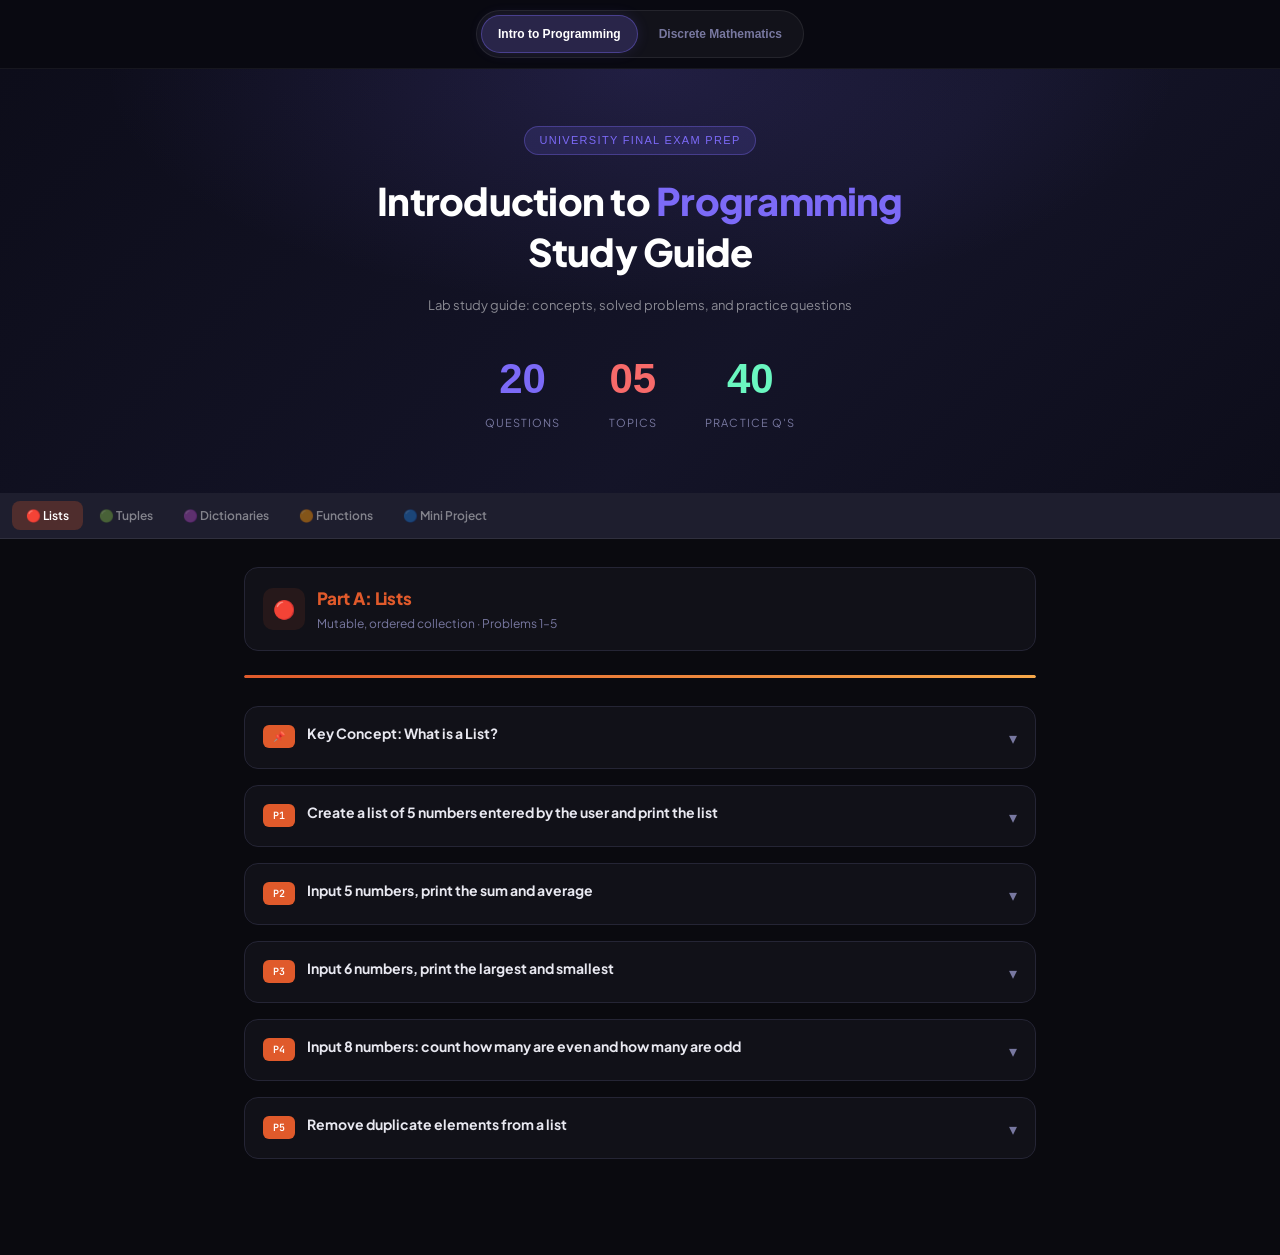
<file: index.html>
<!DOCTYPE html>
<html lang="en">
<head>
<meta charset="UTF-8">
<meta name="viewport" content="width=device-width, initial-scale=1.0, maximum-scale=1.0">
<title>Introduction to Programming - Final Exam Study Guide</title>
<link href="https://fonts.googleapis.com/css2?family=Plus+Jakarta+Sans:wght@300;400;500;600;700;800&family=JetBrains+Mono:wght@300;400;500;600&display=swap" rel="stylesheet">
<style>
:root {
  --bg: #0a0a0f;
  --surface: #111118;
  --card: #16161f;
  --border: #252535;
  --border2: #3a3a50;
  --accent-py: #3572A5;
  --accent-list: #e05a2b;
  --accent-tuple: #2e9e6b;
  --accent-dict: #8b5cf6;
  --accent-fn: #d97706;
  --accent-proj: #0369a1;
  --text: #e8e8f0;
  --text2: #c0c0d8;
  --muted: #7878a0;
  --code-bg: #1e1e2e;
  --code-text: #cdd6f4;
  --correct: #2e9e6b;
  --tag-bg: rgba(53,114,165,0.1);
}

* { margin:0; padding:0; box-sizing:border-box; }

body {
  background: var(--bg);
  color: var(--text);
  font-family: 'Plus Jakarta Sans', sans-serif;
  font-size: 15px;
  line-height: 1.7;
  min-height: 100vh;
}

/* HERO */
.hero {
  background: linear-gradient(135deg, #0d0d1a 0%, #141428 60%, #0d0d1a 100%);
  padding: 56px 24px 48px;
  text-align: center;
  position: relative;
  overflow: hidden;
}
.hero::before {
  content: '';
  position: absolute;
  inset: 0;
  background: radial-gradient(ellipse 60% 80% at 50% 0%, rgba(124,106,247,0.15) 0%, transparent 70%);
  pointer-events: none;
}
.hero-inner { position: relative; z-index: 1; max-width: 600px; margin: 0 auto; }
.hero-tag {
  display: inline-block;
  background: rgba(124,106,247,0.15);
  border: 1px solid rgba(124,106,247,0.35);
  color: #7c6af7;
  font-family: Arial, sans-serif;
  font-size: 11px;
  letter-spacing: 0.12em;
  text-transform: uppercase;
  padding: 4px 14px;
  border-radius: 20px;
  margin-bottom: 20px;
}
.hero h1 {
  font-family: 'Plus Jakarta Sans', sans-serif;
  font-size: clamp(22px, 5vw, 38px);
  font-weight: 800;
  color: #fff;
  line-height: 1.35;
  margin-bottom: 16px;
  letter-spacing: -0.02em;
}
.hero h1 em { font-style: normal; color: #89b4fa; }
.hero h1 span { color: #7c6af7; }
.hero p {
  color: rgba(255,255,255,0.5);
  font-size: 13px;
  margin-bottom: 24px;
}
.stats {
  display: flex;
  justify-content: center;
  gap: 48px;
  flex-wrap: wrap;
}
.stat {
  text-align: center;
  padding: 12px 0;
}
.stat-num {
  font-family: Arial, sans-serif;
  font-size: 42px;
  font-weight: 800;
  line-height: 1.3;
  display: block;
  margin-bottom: 8px;
}
.stat-label {
  font-size: 11px;
  color: var(--muted);
  text-transform: uppercase;
  letter-spacing: 0.1em;
  display: block;
}

/* NAV */
.nav-wrap {
  position: sticky;
  top: 0;
  z-index: 100;
  background: var(--code-bg);
  border-bottom: 1px solid rgba(255,255,255,0.08);
  overflow-x: auto;
  scrollbar-width: none;
}
.nav-wrap::-webkit-scrollbar { display: none; }
.nav-inner {
  display: flex;
  gap: 2px;
  padding: 8px 12px;
  min-width: max-content;
}
.nav-btn {
  background: none;
  border: none;
  color: rgba(255,255,255,0.45);
  font-family: 'Plus Jakarta Sans', sans-serif;
  font-size: 12px;
  font-weight: 600;
  padding: 7px 14px;
  border-radius: 8px;
  cursor: pointer;
  transition: all 0.2s;
  white-space: nowrap;
  display: flex;
  align-items: center;
  gap: 5px;
}
.nav-btn:hover { background: rgba(255,255,255,0.07); color: rgba(255,255,255,0.75); }
.nav-btn.active { color: #fff; }
.nav-btn.active.n-list { background: rgba(224,90,43,0.25); }
.nav-btn.active.n-tuple { background: rgba(46,158,107,0.25); }
.nav-btn.active.n-dict { background: rgba(139,92,246,0.25); }
.nav-btn.active.n-fn { background: rgba(217,119,6,0.25); }
.nav-btn.active.n-proj { background: rgba(3,105,161,0.35); }

/* MAIN */
.main { max-width: 820px; margin: 0 auto; padding: 28px 14px 80px; }

.section { display: none; }
.section.active { display: block; }

/* SECTION HEADER */
.sec-header {
  display: flex;
  align-items: center;
  gap: 12px;
  margin-bottom: 24px;
  padding: 16px 18px;
  background: var(--surface);
  border: 1px solid var(--border);
  border-radius: 14px;
}
.sec-icon {
  width: 42px; height: 42px;
  border-radius: 10px;
  display: flex; align-items: center; justify-content: center;
  font-size: 18px;
  flex-shrink: 0;
}
.sec-icon.ic-list { background: rgba(224,90,43,0.1); }
.sec-icon.ic-tuple { background: rgba(46,158,107,0.1); }
.sec-icon.ic-dict { background: rgba(139,92,246,0.1); }
.sec-icon.ic-fn { background: rgba(217,119,6,0.1); }
.sec-icon.ic-proj { background: rgba(3,105,161,0.1); }
.sec-title {
  font-size: 17px;
  font-weight: 800;
  letter-spacing: -0.01em;
}
.sec-sub { font-size: 12px; color: var(--muted); margin-top: 1px; }

/* PROGRESS BAR */
.progress-bar {
  height: 3px;
  background: var(--border);
  border-radius: 2px;
  margin-bottom: 28px;
  overflow: hidden;
}
.progress-fill {
  height: 100%;
  border-radius: 2px;
  width: 100%;
}

/* QUESTION CARD */
.q-card {
  background: var(--surface);
  border: 1px solid var(--border);
  border-radius: 14px;
  margin-bottom: 16px;
  overflow: hidden;
  transition: border-color 0.2s, box-shadow 0.2s;
}
.q-card:hover { border-color: var(--border2); box-shadow: 0 2px 12px rgba(0,0,0,0.06); }

.q-header {
  display: flex;
  align-items: flex-start;
  gap: 12px;
  padding: 16px 18px;
  cursor: pointer;
  user-select: none;
  -webkit-tap-highlight-color: transparent;
}
.q-badge {
  font-family: 'JetBrains Mono', monospace;
  font-size: 10px;
  font-weight: 600;
  color: #fff;
  padding: 3px 8px;
  border-radius: 6px;
  flex-shrink: 0;
  margin-top: 2px;
  min-width: 32px;
  text-align: center;
}
.q-badge.c-list { background: var(--accent-list); }
.q-badge.c-tuple { background: var(--accent-tuple); }
.q-badge.c-dict { background: var(--accent-dict); }
.q-badge.c-fn { background: var(--accent-fn); }
.q-badge.c-proj { background: var(--accent-proj); }

.q-title {
  font-size: 14px;
  font-weight: 700;
  flex: 1;
  line-height: 1.45;
  color: var(--text);
}
.q-arrow {
  font-size: 16px;
  color: var(--muted);
  flex-shrink: 0;
  margin-top: 1px;
  transition: transform 0.25s;
}
.q-card.open .q-arrow { transform: rotate(180deg); }

.q-body {
  display: none;
  padding: 0 18px 18px;
  border-top: 1px solid var(--border);
}
.q-card.open .q-body { display: block; }

/* BLOCKS */
.block { margin-top: 14px; }
.block-label {
  font-size: 10px;
  font-family: 'JetBrains Mono', monospace;
  text-transform: uppercase;
  letter-spacing: 0.1em;
  color: var(--muted);
  margin-bottom: 7px;
  display: flex;
  align-items: center;
  gap: 6px;
}
.block-label::after { content: ''; flex: 1; height: 1px; background: var(--border); }

/* CONCEPT BOX */
.concept-box {
  background: rgba(53,114,165,0.08);
  border-left: 3px solid var(--accent-py);
  border-radius: 0 8px 8px 0;
  padding: 12px 14px;
  font-size: 13.5px;
  color: var(--text2);
  line-height: 1.65;
}
.concept-box.cb-list { border-left-color: var(--accent-list); background: rgba(224,90,43,0.08); }
.concept-box.cb-tuple { border-left-color: var(--accent-tuple); background: rgba(46,158,107,0.08); }
.concept-box.cb-dict { border-left-color: var(--accent-dict); background: rgba(139,92,246,0.08); }
.concept-box.cb-fn { border-left-color: var(--accent-fn); background: rgba(217,119,6,0.08); }

/* CODE BLOCK */
pre {
  background: var(--code-bg);
  border-radius: 10px;
  padding: 14px 16px;
  overflow-x: auto;
  font-family: 'JetBrains Mono', monospace;
  font-size: 12.5px;
  line-height: 1.7;
  color: var(--code-text);
  -webkit-overflow-scrolling: touch;
}
pre .kw { color: #cba6f7; }
pre .fn { color: #89b4fa; }
pre .str { color: #a6e3a1; }
pre .cm { color: #6c7086; font-style: italic; }
pre .num { color: #fab387; }
pre .var { color: #cdd6f4; }
pre .op { color: #89dceb; }

/* OUTPUT */
.output-box {
  background: #0f1117;
  border: 1px solid #2a2d3e;
  border-radius: 8px;
  padding: 10px 14px;
  font-family: 'JetBrains Mono', monospace;
  font-size: 12px;
  color: #a6e3a1;
  line-height: 1.8;
  margin-top: 8px;
}
.output-label {
  font-size: 9px;
  text-transform: uppercase;
  letter-spacing: 0.1em;
  color: #6c7086;
  margin-bottom: 4px;
  font-family: 'JetBrains Mono', monospace;
}

/* STEPS */
.steps { list-style: none; padding: 0; margin-top: 2px; }
.steps li {
  display: flex;
  gap: 10px;
  padding: 5px 0;
  font-size: 13.5px;
  color: var(--text2);
  border-bottom: 1px solid rgba(0,0,0,0.05);
}
.steps li:last-child { border-bottom: none; }
.steps li::before {
  content: attr(data-n);
  font-family: 'JetBrains Mono', monospace;
  font-size: 10px;
  background: rgba(53,114,165,0.1);
  color: var(--accent-py);
  border-radius: 4px;
  padding: 2px 6px;
  flex-shrink: 0;
  margin-top: 2px;
  height: fit-content;
  white-space: nowrap;
}

/* PRACTICE BOX */
.pq-wrap {
  margin-top: 14px;
  border: 1px solid var(--border2);
  border-radius: 10px;
  overflow: hidden;
}
.pq-top {
  background: rgba(255,255,255,0.05);
  padding: 8px 14px;
  font-size: 10px;
  font-family: 'JetBrains Mono', monospace;
  text-transform: uppercase;
  letter-spacing: 0.1em;
  color: var(--text2);
  font-weight: 600;
}
.pq-body { padding: 14px; }
.pq-q {
  font-size: 13.5px;
  font-weight: 700;
  color: var(--text);
  margin-bottom: 10px;
  line-height: 1.5;
}
.reveal-btn {
  display: inline-flex;
  align-items: center;
  gap: 5px;
  background: none;
  border: 1px dashed var(--border2);
  color: var(--text2);
  font-family: 'Plus Jakarta Sans', sans-serif;
  font-size: 12px;
  font-weight: 600;
  padding: 6px 12px;
  border-radius: 7px;
  cursor: pointer;
  transition: all 0.2s;
  -webkit-tap-highlight-color: transparent;
}
.reveal-btn:hover { background: var(--bg); border-color: var(--muted); }
.pq-ans { display: none; margin-top: 10px; }
.pq-ans.shown { display: block; }

/* KEY TAKEAWAY */
.takeaway {
  background: rgba(124,106,247,0.07);
  border: 1px solid rgba(124,106,247,0.2);
  border-radius: 10px;
  padding: 12px 14px;
  font-size: 13px;
  color: var(--text2);
  margin-top: 10px;
}
.takeaway strong { color: var(--text); }

/* INLINE CODE */
code {
  font-family: 'JetBrains Mono', monospace;
  font-size: 12px;
  background: rgba(53,114,165,0.1);
  color: var(--accent-py);
  padding: 1px 5px;
  border-radius: 4px;
}

/* CONCEPT TABLE */
.concept-table {
  width: 100%;
  border-collapse: collapse;
  font-size: 13px;
  margin-top: 6px;
  border-radius: 8px;
  overflow: hidden;
  border: 1px solid var(--border);
}
.concept-table th {
  background: var(--code-bg);
  color: rgba(255,255,255,0.8);
  font-family: 'JetBrains Mono', monospace;
  font-size: 10px;
  text-transform: uppercase;
  letter-spacing: 0.08em;
  padding: 8px 12px;
  text-align: left;
  font-weight: 500;
}
.concept-table td {
  padding: 9px 12px;
  border-bottom: 1px solid var(--border);
  color: var(--text2);
  vertical-align: top;
}
.concept-table tr:last-child td { border-bottom: none; }
.concept-table tr:nth-child(even) td { background: rgba(255,255,255,0.03); }

/* HIGHLIGHT BOX */
.hl-box {
  background: var(--code-bg);
  border-radius: 8px;
  padding: 10px 14px;
  font-family: 'JetBrains Mono', monospace;
  font-size: 12.5px;
  color: #a6e3a1;
  line-height: 1.8;
  margin-top: 8px;
}

/* RESPONSIVE */
@media (max-width: 480px) {
  .hero { padding: 28px 16px 24px; }
  .main { padding: 20px 10px 70px; }
  .q-header { padding: 14px; }
  .q-body { padding: 0 14px 14px; }
  pre { font-size: 11.5px; padding: 12px; }
  .sec-header { padding: 14px; }
  .q-title { font-size: 13.5px; }
  .concept-table { font-size: 12px; }
  .concept-table td, .concept-table th { padding: 7px 9px; }
}
/* ── GLOBAL APP BAR ── */
.global-app-bar {
  background: rgba(10,10,18,0.92);
  backdrop-filter: blur(14px);
  -webkit-backdrop-filter: blur(14px);
  border-bottom: 1px solid rgba(255,255,255,0.06);
  padding: 10px 16px;
  display: flex;
  justify-content: center;
  overflow-x: auto;
  scrollbar-width: none;
  -webkit-overflow-scrolling: touch;
}
.global-app-bar::-webkit-scrollbar { display: none; }
.app-tabs {
  display: inline-flex;
  gap: 4px;
  background: rgba(255,255,255,0.04);
  border: 1px solid rgba(255,255,255,0.08);
  border-radius: 30px;
  padding: 4px;
}
.app-tab {
  padding: 8px 16px;
  color: #7878a0;
  text-decoration: none;
  font-family: 'Syne', Arial, sans-serif;
  font-weight: 600;
  font-size: 12px;
  border-radius: 22px;
  transition: all 0.25s ease;
  white-space: nowrap;
  border: 1px solid transparent;
}
.app-tab:hover {
  color: #e8e8f0;
  background: rgba(255,255,255,0.06);
}
.app-tab.active {
  color: #fff;
  background: rgba(124,106,247,0.22);
  border-color: rgba(124,106,247,0.4);
  box-shadow: 0 0 14px rgba(124,106,247,0.12);
}
</style>
</head>
<body>

<div class="global-app-bar">
  <div class="app-tabs">
    <a href="index.html" class="app-tab active">Intro to Programming</a>
    <a href="discrete_math.html" class="app-tab">Discrete Mathematics</a>
  </div>
</div>

<!-- HERO -->
<div class="hero">
  <div class="hero-inner">
    <div class="hero-tag">University Final Exam Prep</div>
    <h1>Introduction to <span>Programming</span><br>Study Guide</h1>
    <p>Lab study guide: concepts, solved problems, and practice questions</p>
    <div class="stats">
      <div class="stat"><span class="stat-num" style="color:#7c6af7">20</span><span class="stat-label">Questions</span></div>
      <div class="stat"><span class="stat-num" style="color:#f76a6a">05</span><span class="stat-label">Topics</span></div>
      <div class="stat"><span class="stat-num" style="color:#6af7c0">40</span><span class="stat-label">Practice Q's</span></div>
    </div>
  </div>
</div>

<!-- NAV -->
<div class="nav-wrap">
  <div class="nav-inner">
    <button class="nav-btn n-list active" onclick="showSec('list',this)">🔴 Lists</button>
    <button class="nav-btn n-tuple" onclick="showSec('tuple',this)">🟢 Tuples</button>
    <button class="nav-btn n-dict" onclick="showSec('dict',this)">🟣 Dictionaries</button>
    <button class="nav-btn n-fn" onclick="showSec('fn',this)">🟠 Functions</button>
    <button class="nav-btn n-proj" onclick="showSec('proj',this)">🔵 Mini Project</button>
  </div>
</div>

<!-- MAIN -->
<div class="main">

<!-- ═══════════════════ LIST SECTION ═══════════════════ -->
<div class="section active" id="sec-list">
  <div class="sec-header">
    <div class="sec-icon ic-list">🔴</div>
    <div>
      <div class="sec-title" style="color:var(--accent-list)">Part A: Lists</div>
      <div class="sec-sub">Mutable, ordered collection · Problems 1–5</div>
    </div>
  </div>
  <div class="progress-bar"><div class="progress-fill" style="background:linear-gradient(90deg, #e05a2b, #f7a84a)"></div></div>

  <!-- CONCEPT CARD -->
  <div class="q-card" id="lc">
    <div class="q-header" onclick="tog('lc')">
      <span class="q-badge c-list">📌</span>
      <span class="q-title">Key Concept: What is a List?</span>
      <span class="q-arrow">▾</span>
    </div>
    <div class="q-body">
      <div class="concept-box cb-list">
        A <strong>list</strong> is an ordered, <strong>mutable</strong> (changeable) collection of items. You can add, remove, or change elements after creation. Lists use square brackets <code>[ ]</code>.
      </div>
      <div class="block">
        <div class="block-label">Syntax & Common Operations</div>
        <pre><span class="cm"># Create a list</span>
<span class="var">marks</span> <span class="op">=</span> [<span class="num">60</span>, <span class="num">70</span>, <span class="num">80</span>]

<span class="cm"># Add element</span>
<span class="var">marks</span>.<span class="fn">append</span>(<span class="num">90</span>)       <span class="cm"># [60, 70, 80, 90]</span>

<span class="cm"># Access by index (starts at 0)</span>
<span class="kw">print</span>(<span class="var">marks</span>[<span class="num">0</span>])        <span class="cm"># 60</span>
<span class="kw">print</span>(<span class="var">marks</span>[-<span class="num">1</span>])       <span class="cm"># 90 (last item)</span>

<span class="cm"># Useful built-in functions</span>
<span class="fn">sum</span>(<span class="var">marks</span>)             <span class="cm"># total</span>
<span class="fn">len</span>(<span class="var">marks</span>)             <span class="cm"># count</span>
<span class="fn">max</span>(<span class="var">marks</span>)  <span class="fn">min</span>(<span class="var">marks</span>)  <span class="cm"># largest/smallest</span></pre>
      </div>
      <table class="concept-table" style="margin-top:12px">
        <tr><th>Operation</th><th>Code</th><th>Result</th></tr>
        <tr><td>Add item</td><td><code>marks.append(95)</code></td><td>adds 95 to end</td></tr>
        <tr><td>Remove item</td><td><code>marks.remove(70)</code></td><td>removes first 70</td></tr>
        <tr><td>Length</td><td><code>len(marks)</code></td><td>number of items</td></tr>
        <tr><td>Sort</td><td><code>marks.sort()</code></td><td>sorts in-place ascending</td></tr>
      </table>
    </div>
  </div>

  <!-- P1 -->
  <div class="q-card" id="l1">
    <div class="q-header" onclick="tog('l1')">
      <span class="q-badge c-list">P1</span>
      <span class="q-title">Create a list of 5 numbers entered by the user and print the list</span>
      <span class="q-arrow">▾</span>
    </div>
    <div class="q-body">
      <div class="block">
        <div class="block-label">💡 Concept</div>
        <div class="concept-box cb-list">We create an <strong>empty list</strong> first, then use a <code>for</code> loop to ask the user 5 times. Each entered number is added to the list using <code>.append()</code>.</div>
      </div>
      <div class="block">
        <div class="block-label">✅ Solution</div>
        <pre><span class="var">nums</span> <span class="op">=</span> []  <span class="cm"># empty list</span>
<span class="kw">for</span> <span class="var">i</span> <span class="kw">in</span> <span class="fn">range</span>(<span class="num">5</span>):
    <span class="var">n</span> <span class="op">=</span> <span class="fn">int</span>(<span class="fn">input</span>(<span class="str">"Enter number: "</span>))
    <span class="var">nums</span>.<span class="fn">append</span>(<span class="var">n</span>)
<span class="kw">print</span>(<span class="str">"The list is:"</span>, <span class="var">nums</span>)</pre>
        <div class="output-label">Sample Output</div>
        <div class="output-box">The list is: [10, 20, 30, 40, 50]</div>
      </div>
      <div class="block">
        <div class="block-label">🔍 How it works</div>
        <ul class="steps">
          <li data-n="1"><code>nums = []</code> creates an empty list to hold values</li>
          <li data-n="2"><code>range(5)</code> repeats the loop exactly 5 times (i = 0,1,2,3,4)</li>
          <li data-n="3"><code>int(input(...))</code> reads user input as a string, converts to integer</li>
          <li data-n="4"><code>.append(n)</code> adds each number to the end of the list</li>
        </ul>
      </div>
      <div class="block">
        <div class="block-label">🎯 Practice Question</div>
        <div class="pq-wrap">
          <div class="pq-top">📝 Try This</div>
          <div class="pq-body">
            <div class="pq-q">Modify the program to take 6 numbers instead of 5, and also print the <strong>total count</strong> of numbers in the list using <code>len()</code>.</div>
            <button class="reveal-btn" onclick="rev(this)">Show Answer ▾</button>
            <div class="pq-ans">
              <pre><span class="var">nums</span> <span class="op">=</span> []
<span class="kw">for</span> <span class="var">i</span> <span class="kw">in</span> <span class="fn">range</span>(<span class="num">6</span>):
    <span class="var">n</span> <span class="op">=</span> <span class="fn">int</span>(<span class="fn">input</span>(<span class="str">"Enter number: "</span>))
    <span class="var">nums</span>.<span class="fn">append</span>(<span class="var">n</span>)
<span class="kw">print</span>(<span class="str">"List:"</span>, <span class="var">nums</span>)
<span class="kw">print</span>(<span class="str">"Count:"</span>, <span class="fn">len</span>(<span class="var">nums</span>))</pre>
            </div>
          </div>
        </div>
      </div>
    </div>
  </div>

  <!-- P2 -->
  <div class="q-card" id="l2">
    <div class="q-header" onclick="tog('l2')">
      <span class="q-badge c-list">P2</span>
      <span class="q-title">Input 5 numbers, print the sum and average</span>
      <span class="q-arrow">▾</span>
    </div>
    <div class="q-body">
      <div class="block">
        <div class="block-label">💡 Concept</div>
        <div class="concept-box cb-list">Python's built-in <code>sum()</code> adds all elements of a list. <strong>Average</strong> = total ÷ count. Use <code>len()</code> for count.</div>
      </div>
      <div class="block">
        <div class="block-label">✅ Solution</div>
        <pre><span class="var">numbers</span> <span class="op">=</span> []
<span class="kw">for</span> <span class="var">i</span> <span class="kw">in</span> <span class="fn">range</span>(<span class="num">5</span>):
    <span class="var">n</span> <span class="op">=</span> <span class="fn">int</span>(<span class="fn">input</span>(<span class="str">"Enter number: "</span>))
    <span class="var">numbers</span>.<span class="fn">append</span>(<span class="var">n</span>)

<span class="var">total</span> <span class="op">=</span> <span class="fn">sum</span>(<span class="var">numbers</span>)
<span class="var">avg</span> <span class="op">=</span> <span class="var">total</span> <span class="op">/</span> <span class="fn">len</span>(<span class="var">numbers</span>)

<span class="kw">print</span>(<span class="str">"Numbers:"</span>, <span class="var">numbers</span>)
<span class="kw">print</span>(<span class="str">"Sum:"</span>, <span class="var">total</span>)
<span class="kw">print</span>(<span class="str">"Average:"</span>, <span class="var">avg</span>)</pre>
        <div class="output-label">Sample Output</div>
        <div class="output-box">Numbers: [10, 20, 30, 40, 50]
Sum: 150
Average: 30.0</div>
      </div>
      <div class="block">
        <div class="block-label">🎯 Practice Question</div>
        <div class="pq-wrap">
          <div class="pq-top">📝 Try This</div>
          <div class="pq-body">
            <div class="pq-q">Extend the program: after printing sum and average, also print the <strong>highest</strong> and <strong>lowest</strong> number using <code>max()</code> and <code>min()</code>.</div>
            <button class="reveal-btn" onclick="rev(this)">Show Answer ▾</button>
            <div class="pq-ans">
              <pre><span class="var">numbers</span> <span class="op">=</span> []
<span class="kw">for</span> <span class="var">i</span> <span class="kw">in</span> <span class="fn">range</span>(<span class="num">5</span>):
    <span class="var">n</span> <span class="op">=</span> <span class="fn">int</span>(<span class="fn">input</span>(<span class="str">"Enter number: "</span>))
    <span class="var">numbers</span>.<span class="fn">append</span>(<span class="var">n</span>)
<span class="var">total</span> <span class="op">=</span> <span class="fn">sum</span>(<span class="var">numbers</span>)
<span class="kw">print</span>(<span class="str">"Sum:"</span>, <span class="var">total</span>)
<span class="kw">print</span>(<span class="str">"Average:"</span>, <span class="var">total</span><span class="op">/</span><span class="fn">len</span>(<span class="var">numbers</span>))
<span class="kw">print</span>(<span class="str">"Highest:"</span>, <span class="fn">max</span>(<span class="var">numbers</span>))
<span class="kw">print</span>(<span class="str">"Lowest:"</span>, <span class="fn">min</span>(<span class="var">numbers</span>))</pre>
            </div>
          </div>
        </div>
      </div>
    </div>
  </div>

  <!-- P3 -->
  <div class="q-card" id="l3">
    <div class="q-header" onclick="tog('l3')">
      <span class="q-badge c-list">P3</span>
      <span class="q-title">Input 6 numbers, print the largest and smallest</span>
      <span class="q-arrow">▾</span>
    </div>
    <div class="q-body">
      <div class="block">
        <div class="block-label">💡 Concept</div>
        <div class="concept-box cb-list"><code>max(list)</code> returns the largest element. <code>min(list)</code> returns the smallest. Python scans the entire list automatically, no loop needed!</div>
      </div>
      <div class="block">
        <div class="block-label">✅ Solution</div>
        <pre><span class="var">nums</span> <span class="op">=</span> []
<span class="kw">for</span> <span class="var">i</span> <span class="kw">in</span> <span class="fn">range</span>(<span class="num">6</span>):
    <span class="var">n</span> <span class="op">=</span> <span class="fn">int</span>(<span class="fn">input</span>(<span class="str">"Enter number: "</span>))
    <span class="var">nums</span>.<span class="fn">append</span>(<span class="var">n</span>)
<span class="kw">print</span>(<span class="str">"Largest:"</span>, <span class="fn">max</span>(<span class="var">nums</span>))
<span class="kw">print</span>(<span class="str">"Smallest:"</span>, <span class="fn">min</span>(<span class="var">nums</span>))</pre>
      </div>
      <div class="block">
        <div class="block-label">🎯 Practice Question</div>
        <div class="pq-wrap">
          <div class="pq-top">📝 Try This</div>
          <div class="pq-body">
            <div class="pq-q">Input 6 marks. Print the largest, smallest, and also the <strong>range</strong> (largest − smallest).</div>
            <button class="reveal-btn" onclick="rev(this)">Show Answer ▾</button>
            <div class="pq-ans">
              <pre><span class="var">nums</span> <span class="op">=</span> []
<span class="kw">for</span> <span class="var">i</span> <span class="kw">in</span> <span class="fn">range</span>(<span class="num">6</span>):
    <span class="var">n</span> <span class="op">=</span> <span class="fn">int</span>(<span class="fn">input</span>(<span class="str">"Enter mark: "</span>))
    <span class="var">nums</span>.<span class="fn">append</span>(<span class="var">n</span>)
<span class="kw">print</span>(<span class="str">"Largest:"</span>, <span class="fn">max</span>(<span class="var">nums</span>))
<span class="kw">print</span>(<span class="str">"Smallest:"</span>, <span class="fn">min</span>(<span class="var">nums</span>))
<span class="kw">print</span>(<span class="str">"Range:"</span>, <span class="fn">max</span>(<span class="var">nums</span>) <span class="op">-</span> <span class="fn">min</span>(<span class="var">nums</span>))</pre>
            </div>
          </div>
        </div>
      </div>
    </div>
  </div>

  <!-- P4 -->
  <div class="q-card" id="l4">
    <div class="q-header" onclick="tog('l4')">
      <span class="q-badge c-list">P4</span>
      <span class="q-title">Input 8 numbers: count how many are even and how many are odd</span>
      <span class="q-arrow">▾</span>
    </div>
    <div class="q-body">
      <div class="block">
        <div class="block-label">💡 Concept</div>
        <div class="concept-box cb-list">Use the <strong>modulo operator</strong> <code>%</code>: if <code>x % 2 == 0</code> it's even, otherwise odd. Keep two counters and increment them inside the loop.</div>
      </div>
      <div class="block">
        <div class="block-label">✅ Solution</div>
        <pre><span class="var">nums</span> <span class="op">=</span> []
<span class="var">even</span> <span class="op">=</span> <span class="num">0</span>
<span class="var">odd</span> <span class="op">=</span> <span class="num">0</span>
<span class="kw">for</span> <span class="var">i</span> <span class="kw">in</span> <span class="fn">range</span>(<span class="num">8</span>):
    <span class="var">n</span> <span class="op">=</span> <span class="fn">int</span>(<span class="fn">input</span>(<span class="str">"Enter number: "</span>))
    <span class="var">nums</span>.<span class="fn">append</span>(<span class="var">n</span>)

<span class="kw">for</span> <span class="var">x</span> <span class="kw">in</span> <span class="var">nums</span>:
    <span class="kw">if</span> <span class="var">x</span> <span class="op">%</span> <span class="num">2</span> <span class="op">==</span> <span class="num">0</span>:
        <span class="var">even</span> <span class="op">+=</span> <span class="num">1</span>
    <span class="kw">else</span>:
        <span class="var">odd</span> <span class="op">+=</span> <span class="num">1</span>

<span class="kw">print</span>(<span class="str">"Even numbers:"</span>, <span class="var">even</span>)
<span class="kw">print</span>(<span class="str">"Odd numbers:"</span>, <span class="var">odd</span>)</pre>
        <div class="output-label">Sample Output</div>
        <div class="output-box">Even numbers: 4
Odd numbers: 4</div>
      </div>
      <div class="block">
        <div class="block-label">🎯 Practice Question</div>
        <div class="pq-wrap">
          <div class="pq-top">📝 Try This</div>
          <div class="pq-body">
            <div class="pq-q">Input 10 numbers. Count and print how many are <strong>positive</strong>, how many are <strong>negative</strong>, and how many are <strong>zero</strong>.</div>
            <button class="reveal-btn" onclick="rev(this)">Show Answer ▾</button>
            <div class="pq-ans">
              <pre><span class="var">nums</span> <span class="op">=</span> []
<span class="var">pos</span> <span class="op">=</span> <span class="var">neg</span> <span class="op">=</span> <span class="var">zer</span> <span class="op">=</span> <span class="num">0</span>
<span class="kw">for</span> <span class="var">i</span> <span class="kw">in</span> <span class="fn">range</span>(<span class="num">10</span>):
    <span class="var">n</span> <span class="op">=</span> <span class="fn">int</span>(<span class="fn">input</span>(<span class="str">"Enter number: "</span>))
    <span class="var">nums</span>.<span class="fn">append</span>(<span class="var">n</span>)
<span class="kw">for</span> <span class="var">x</span> <span class="kw">in</span> <span class="var">nums</span>:
    <span class="kw">if</span> <span class="var">x</span> <span class="op">></span> <span class="num">0</span>: <span class="var">pos</span> <span class="op">+=</span> <span class="num">1</span>
    <span class="kw">elif</span> <span class="var">x</span> <span class="op"><</span> <span class="num">0</span>: <span class="var">neg</span> <span class="op">+=</span> <span class="num">1</span>
    <span class="kw">else</span>: <span class="var">zer</span> <span class="op">+=</span> <span class="num">1</span>
<span class="kw">print</span>(<span class="str">"Positive:"</span>,<span class="var">pos</span>, <span class="str">"Negative:"</span>,<span class="var">neg</span>, <span class="str">"Zero:"</span>,<span class="var">zer</span>)</pre>
            </div>
          </div>
        </div>
      </div>
    </div>
  </div>

  <!-- P5 -->
  <div class="q-card" id="l5">
    <div class="q-header" onclick="tog('l5')">
      <span class="q-badge c-list">P5</span>
      <span class="q-title">Remove duplicate elements from a list</span>
      <span class="q-arrow">▾</span>
    </div>
    <div class="q-body">
      <div class="block">
        <div class="block-label">💡 Concept</div>
        <div class="concept-box cb-list">Build a new <code>unique</code> list. Before adding each element, check if it's <strong>already there</strong> using <code>if x not in unique</code>. Only add it if it isn't.</div>
      </div>
      <div class="block">
        <div class="block-label">✅ Solution</div>
        <pre><span class="var">nums</span> <span class="op">=</span> [<span class="num">1</span>, <span class="num">2</span>, <span class="num">2</span>, <span class="num">3</span>, <span class="num">4</span>, <span class="num">4</span>, <span class="num">5</span>]
<span class="var">unique</span> <span class="op">=</span> []

<span class="kw">for</span> <span class="var">x</span> <span class="kw">in</span> <span class="var">nums</span>:
    <span class="kw">if</span> <span class="var">x</span> <span class="kw">not in</span> <span class="var">unique</span>:
        <span class="var">unique</span>.<span class="fn">append</span>(<span class="var">x</span>)

<span class="kw">print</span>(<span class="str">"Original:"</span>, <span class="var">nums</span>)
<span class="kw">print</span>(<span class="str">"Without duplicates:"</span>, <span class="var">unique</span>)</pre>
        <div class="output-label">Output</div>
        <div class="output-box">Original: [1, 2, 2, 3, 4, 4, 5]
Without duplicates: [1, 2, 3, 4, 5]</div>
      </div>
      <div class="block">
        <div class="block-label">🎯 Practice Question</div>
        <div class="pq-wrap">
          <div class="pq-top">📝 Try This</div>
          <div class="pq-body">
            <div class="pq-q">Take 8 names as input from the user. Print only the <strong>unique names</strong> and also print <strong>how many duplicates were found</strong>.</div>
            <button class="reveal-btn" onclick="rev(this)">Show Answer ▾</button>
            <div class="pq-ans">
              <pre><span class="var">names</span> <span class="op">=</span> []
<span class="kw">for</span> <span class="var">i</span> <span class="kw">in</span> <span class="fn">range</span>(<span class="num">8</span>):
    <span class="var">n</span> <span class="op">=</span> <span class="fn">input</span>(<span class="str">"Enter name: "</span>)
    <span class="var">names</span>.<span class="fn">append</span>(<span class="var">n</span>)

<span class="var">unique</span> <span class="op">=</span> []
<span class="var">dups</span> <span class="op">=</span> <span class="num">0</span>
<span class="kw">for</span> <span class="var">x</span> <span class="kw">in</span> <span class="var">names</span>:
    <span class="kw">if</span> <span class="var">x</span> <span class="kw">not in</span> <span class="var">unique</span>:
        <span class="var">unique</span>.<span class="fn">append</span>(<span class="var">x</span>)
    <span class="kw">else</span>:
        <span class="var">dups</span> <span class="op">+=</span> <span class="num">1</span>

<span class="kw">print</span>(<span class="str">"Unique:"</span>, <span class="var">unique</span>)
<span class="kw">print</span>(<span class="str">"Duplicates found:"</span>, <span class="var">dups</span>)</pre>
            </div>
          </div>
        </div>
      </div>
    </div>
  </div>
</div><!-- end list section -->


<!-- ═══════════════════ TUPLE SECTION ═══════════════════ -->
<div class="section" id="sec-tuple">
  <div class="sec-header">
    <div class="sec-icon ic-tuple">🟢</div>
    <div>
      <div class="sec-title" style="color:var(--accent-tuple)">Part B: Tuples</div>
      <div class="sec-sub">Immutable, ordered records · Problems 6–8</div>
    </div>
  </div>
  <div class="progress-bar"><div class="progress-fill" style="background:linear-gradient(90deg, #2e9e6b, #6af7c0)"></div></div>

  <!-- CONCEPT -->
  <div class="q-card" id="tc">
    <div class="q-header" onclick="tog('tc')">
      <span class="q-badge c-tuple">📌</span>
      <span class="q-title">Key Concept: What is a Tuple?</span>
      <span class="q-arrow">▾</span>
    </div>
    <div class="q-body">
      <div class="concept-box cb-tuple">
        A <strong>tuple</strong> is like a list but <strong>immutable</strong>, once created, you cannot change its elements. Use parentheses <code>( )</code>. Perfect for fixed records like student ID, name, GPA.
      </div>
      <div class="block">
        <div class="block-label">Syntax & Access</div>
        <pre><span class="cm"># Create a tuple</span>
<span class="var">student</span> <span class="op">=</span> (<span class="str">"S001"</span>, <span class="str">"Asha"</span>, <span class="num">3.75</span>)

<span class="cm"># Access by index</span>
<span class="kw">print</span>(<span class="var">student</span>[<span class="num">0</span>])   <span class="cm"># "S001"</span>
<span class="kw">print</span>(<span class="var">student</span>[<span class="num">1</span>])   <span class="cm"># "Asha"</span>

<span class="cm"># Slicing</span>
<span class="kw">print</span>(<span class="var">student</span>[-<span class="num">2</span>:]) <span class="cm"># ("Asha", 3.75)</span>

<span class="cm"># This CAUSES AN ERROR (tuples are immutable):</span>
<span class="cm"># student[1] = "Rahim"  ← TypeError!</span></pre>
      </div>
      <div class="takeaway"><strong>List vs Tuple:</strong> Use a <strong>list</strong> when data needs to change (e.g. marks being added). Use a <strong>tuple</strong> for fixed records that should not change (e.g. student ID + name).</div>
    </div>
  </div>

  <!-- P6 -->
  <div class="q-card" id="t6">
    <div class="q-header" onclick="tog('t6')">
      <span class="q-badge c-tuple">P6</span>
      <span class="q-title">Create a tuple storing student ID, name, GPA: print each element</span>
      <span class="q-arrow">▾</span>
    </div>
    <div class="q-body">
      <div class="block">
        <div class="block-label">💡 Concept</div>
        <div class="concept-box cb-tuple">Access tuple elements by <strong>index</strong>: index 0 = first item, index 1 = second, etc. Use descriptive variable names so your code is readable.</div>
      </div>
      <div class="block">
        <div class="block-label">✅ Solution</div>
        <pre><span class="var">student</span> <span class="op">=</span> (<span class="str">"S001"</span>, <span class="str">"Asha"</span>, <span class="num">3.75</span>)
<span class="kw">print</span>(<span class="str">"ID:"</span>, <span class="var">student</span>[<span class="num">0</span>])
<span class="kw">print</span>(<span class="str">"Name:"</span>, <span class="var">student</span>[<span class="num">1</span>])
<span class="kw">print</span>(<span class="str">"GPA:"</span>, <span class="var">student</span>[<span class="num">2</span>])</pre>
        <div class="output-label">Output</div>
        <div class="output-box">ID: S001
Name: Asha
GPA: 3.75</div>
      </div>
      <div class="block">
        <div class="block-label">🎯 Practice Question</div>
        <div class="pq-wrap">
          <div class="pq-top">📝 Try This</div>
          <div class="pq-body">
            <div class="pq-q">Create a tuple of 5 subjects: <code>("Math", "Physics", "Chemistry", "English", "CS")</code>. Print the <strong>first subject</strong> and the <strong>last two subjects</strong> using slicing.</div>
            <button class="reveal-btn" onclick="rev(this)">Show Answer ▾</button>
            <div class="pq-ans">
              <pre><span class="var">subjects</span> <span class="op">=</span> (<span class="str">"Math"</span>, <span class="str">"Physics"</span>, <span class="str">"Chemistry"</span>, <span class="str">"English"</span>, <span class="str">"CS"</span>)
<span class="kw">print</span>(<span class="str">"First subject:"</span>, <span class="var">subjects</span>[<span class="num">0</span>])
<span class="kw">print</span>(<span class="str">"Last two:"</span>, <span class="var">subjects</span>[-<span class="num">2</span>:])</pre>
              <div class="output-label">Output</div>
              <div class="output-box">First subject: Math
Last two: ('English', 'CS')</div>
            </div>
          </div>
        </div>
      </div>
    </div>
  </div>

  <!-- P7 -->
  <div class="q-card" id="t7">
    <div class="q-header" onclick="tog('t7')">
      <span class="q-badge c-tuple">P7</span>
      <span class="q-title">Tuple slicing: create a tuple of 5 cities, print first city and last two</span>
      <span class="q-arrow">▾</span>
    </div>
    <div class="q-body">
      <div class="block">
        <div class="block-label">💡 Concept</div>
        <div class="concept-box cb-tuple"><strong>Slicing</strong> extracts a portion of a tuple. <code>tuple[-2:]</code> means "from 2nd-last to end." Negative indexes count from the right: <code>-1</code> = last, <code>-2</code> = second-to-last.</div>
      </div>
      <div class="block">
        <div class="block-label">✅ Solution</div>
        <pre><span class="var">cities</span> <span class="op">=</span> (<span class="str">"Dhaka"</span>, <span class="str">"Chittagong"</span>, <span class="str">"Rajshahi"</span>, <span class="str">"Khulna"</span>, <span class="str">"Sylhet"</span>)
<span class="kw">print</span>(<span class="str">"First city:"</span>, <span class="var">cities</span>[<span class="num">0</span>])
<span class="kw">print</span>(<span class="str">"Last two cities:"</span>, <span class="var">cities</span>[-<span class="num">2</span>:])</pre>
        <div class="output-label">Output</div>
        <div class="output-box">First city: Dhaka
Last two cities: ('Khulna', 'Sylhet')</div>
      </div>
      <div class="block">
        <div class="block-label">🔍 How slicing works</div>
        <ul class="steps">
          <li data-n="[0]">Index 0 → first item → "Dhaka"</li>
          <li data-n="[-1]">Index -1 → last item → "Sylhet"</li>
          <li data-n="[-2:]">Slice -2: → last 2 items → ("Khulna", "Sylhet")</li>
          <li data-n="[1:3]">Slice 1:3 → index 1 up to (not including) 3 → ("Chittagong", "Rajshahi")</li>
        </ul>
      </div>
      <div class="block">
        <div class="block-label">🎯 Practice Question</div>
        <div class="pq-wrap">
          <div class="pq-top">📝 Try This</div>
          <div class="pq-body">
            <div class="pq-q">From the same <code>cities</code> tuple, print the <strong>middle three cities</strong> (index 1 to 3) using slicing.</div>
            <button class="reveal-btn" onclick="rev(this)">Show Answer ▾</button>
            <div class="pq-ans">
              <pre><span class="kw">print</span>(<span class="str">"Middle three:"</span>, <span class="var">cities</span>[<span class="num">1</span>:<span class="num">4</span>])</pre>
              <div class="output-label">Output</div>
              <div class="output-box">Middle three: ('Chittagong', 'Rajshahi', 'Khulna')</div>
            </div>
          </div>
        </div>
      </div>
    </div>
  </div>

  <!-- P8 -->
  <div class="q-card" id="t8">
    <div class="q-header" onclick="tog('t8')">
      <span class="q-badge c-tuple">P8</span>
      <span class="q-title">List of tuples: store employee records, print those with salary &gt; 50,000</span>
      <span class="q-arrow">▾</span>
    </div>
    <div class="q-body">
      <div class="block">
        <div class="block-label">💡 Concept</div>
        <div class="concept-box cb-tuple">A <strong>list of tuples</strong> is a common pattern for storing multiple records. Each tuple = one record. Loop through the list and use <code>if</code> to filter records that meet a condition.</div>
      </div>
      <div class="block">
        <div class="block-label">✅ Solution</div>
        <pre><span class="var">employees</span> <span class="op">=</span> [
    (<span class="num">101</span>, <span class="str">"Rahim"</span>, <span class="num">45000</span>),
    (<span class="num">102</span>, <span class="str">"Asha"</span>, <span class="num">60000</span>),
    (<span class="num">103</span>, <span class="str">"Karim"</span>, <span class="num">52000</span>)
]

<span class="kw">for</span> <span class="var">emp</span> <span class="kw">in</span> <span class="var">employees</span>:
    <span class="kw">if</span> <span class="var">emp</span>[<span class="num">2</span>] <span class="op">></span> <span class="num">50000</span>:
        <span class="kw">print</span>(<span class="var">emp</span>)</pre>
        <div class="output-label">Output</div>
        <div class="output-box">(102, 'Asha', 60000)
(103, 'Karim', 52000)</div>
      </div>
      <div class="block">
        <div class="block-label">🎯 Practice Question</div>
        <div class="pq-wrap">
          <div class="pq-top">📝 Try This</div>
          <div class="pq-body">
            <div class="pq-q">Create a list of 3 student tuples in the format <code>(id, name, gpa)</code> by taking input from the user. Print only the students whose <strong>GPA ≥ 3.0</strong>.</div>
            <button class="reveal-btn" onclick="rev(this)">Show Answer ▾</button>
            <div class="pq-ans">
              <pre><span class="var">students</span> <span class="op">=</span> []
<span class="kw">for</span> <span class="var">i</span> <span class="kw">in</span> <span class="fn">range</span>(<span class="num">3</span>):
    <span class="var">sid</span>  <span class="op">=</span> <span class="fn">input</span>(<span class="str">"Enter ID: "</span>)
    <span class="var">name</span> <span class="op">=</span> <span class="fn">input</span>(<span class="str">"Enter name: "</span>)
    <span class="var">gpa</span>  <span class="op">=</span> <span class="fn">float</span>(<span class="fn">input</span>(<span class="str">"Enter GPA: "</span>))
    <span class="var">students</span>.<span class="fn">append</span>((<span class="var">sid</span>, <span class="var">name</span>, <span class="var">gpa</span>))

<span class="kw">print</span>(<span class="str">"\nStudents with GPA >= 3.0:"</span>)
<span class="kw">for</span> <span class="var">sid</span>, <span class="var">name</span>, <span class="var">gpa</span> <span class="kw">in</span> <span class="var">students</span>:
    <span class="kw">if</span> <span class="var">gpa</span> <span class="op">>=</span> <span class="num">3.0</span>:
        <span class="kw">print</span>(<span class="var">sid</span>, <span class="var">name</span>, <span class="var">gpa</span>)</pre>
            </div>
          </div>
        </div>
      </div>
    </div>
  </div>
</div><!-- end tuple section -->


<!-- ═══════════════════ DICTIONARY SECTION ═══════════════════ -->
<div class="section" id="sec-dict">
  <div class="sec-header">
    <div class="sec-icon ic-dict">🟣</div>
    <div>
      <div class="sec-title" style="color:var(--accent-dict)">Part C: Dictionaries</div>
      <div class="sec-sub">Key-value mapping · Problems 9–13</div>
    </div>
  </div>
  <div class="progress-bar"><div class="progress-fill" style="background:linear-gradient(90deg, #8b5cf6, #c084fc)"></div></div>

  <!-- CONCEPT -->
  <div class="q-card" id="dc">
    <div class="q-header" onclick="tog('dc')">
      <span class="q-badge c-dict">📌</span>
      <span class="q-title">Key Concept: What is a Dictionary?</span>
      <span class="q-arrow">▾</span>
    </div>
    <div class="q-body">
      <div class="concept-box cb-dict">
        A <strong>dictionary</strong> stores data as <strong>key: value</strong> pairs inside curly braces <code>{ }</code>. Instead of using an index number like a list, you look up values using a <em>meaningful key</em> (like a name or ID). Perfect for fast lookup.
      </div>
      <div class="block">
        <div class="block-label">Syntax & Operations</div>
        <pre><span class="cm"># Create</span>
<span class="var">student</span> <span class="op">=</span> {<span class="str">"name"</span>: <span class="str">"Asha"</span>, <span class="str">"marks"</span>: <span class="num">85</span>}

<span class="cm"># Access by key</span>
<span class="kw">print</span>(<span class="var">student</span>[<span class="str">"name"</span>])      <span class="cm"># "Asha"</span>
<span class="kw">print</span>(<span class="var">student</span>.<span class="fn">get</span>(<span class="str">"age"</span>, <span class="str">"N/A"</span>))  <span class="cm"># safe access</span>

<span class="cm"># Add / update</span>
<span class="var">student</span>[<span class="str">"grade"</span>] <span class="op">=</span> <span class="str">"A"</span>     <span class="cm"># add new key</span>
<span class="var">student</span>[<span class="str">"marks"</span>] <span class="op">=</span> <span class="num">90</span>     <span class="cm"># update existing</span>

<span class="cm"># Loop through</span>
<span class="kw">for</span> <span class="var">key</span>, <span class="var">value</span> <span class="kw">in</span> <span class="var">student</span>.<span class="fn">items</span>():
    <span class="kw">print</span>(<span class="var">key</span>, <span class="str">":"</span>, <span class="var">value</span>)</pre>
      </div>
    </div>
  </div>

  <!-- P9 -->
  <div class="q-card" id="d9">
    <div class="q-header" onclick="tog('d9')">
      <span class="q-badge c-dict">P9</span>
      <span class="q-title">Create a dictionary storing name, age, city: print the values</span>
      <span class="q-arrow">▾</span>
    </div>
    <div class="q-body">
      <div class="block">
        <div class="block-label">💡 Concept</div>
        <div class="concept-box cb-dict">Access dictionary values using their <strong>key name in square brackets</strong>: <code>dict["key"]</code>. This is more readable than using index numbers.</div>
      </div>
      <div class="block">
        <div class="block-label">✅ Solution</div>
        <pre><span class="var">person</span> <span class="op">=</span> {
    <span class="str">"name"</span>: <span class="str">"Rahim"</span>,
    <span class="str">"age"</span>: <span class="num">25</span>,
    <span class="str">"city"</span>: <span class="str">"Dhaka"</span>
}
<span class="kw">print</span>(<span class="str">"Name:"</span>, <span class="var">person</span>[<span class="str">"name"</span>])
<span class="kw">print</span>(<span class="str">"Age:"</span>, <span class="var">person</span>[<span class="str">"age"</span>])
<span class="kw">print</span>(<span class="str">"City:"</span>, <span class="var">person</span>[<span class="str">"city"</span>])</pre>
        <div class="output-label">Output</div>
        <div class="output-box">Name: Rahim
Age: 25
City: Dhaka</div>
      </div>
      <div class="block">
        <div class="block-label">🎯 Practice Question</div>
        <div class="pq-wrap">
          <div class="pq-top">📝 Try This</div>
          <div class="pq-body">
            <div class="pq-q">Create a product dictionary with keys <code>"name"</code>, <code>"price"</code>, and <code>"stock"</code>. Print all values. Then <strong>update the stock</strong> after selling 2 items and print the new stock.</div>
            <button class="reveal-btn" onclick="rev(this)">Show Answer ▾</button>
            <div class="pq-ans">
              <pre><span class="var">product</span> <span class="op">=</span> {<span class="str">"name"</span>: <span class="str">"Milk"</span>, <span class="str">"price"</span>: <span class="num">50</span>, <span class="str">"stock"</span>: <span class="num">10</span>}
<span class="kw">print</span>(<span class="str">"Name:"</span>, <span class="var">product</span>[<span class="str">"name"</span>])
<span class="kw">print</span>(<span class="str">"Price:"</span>, <span class="var">product</span>[<span class="str">"price"</span>])
<span class="kw">print</span>(<span class="str">"Stock:"</span>, <span class="var">product</span>[<span class="str">"stock"</span>])

<span class="var">product</span>[<span class="str">"stock"</span>] <span class="op">-=</span> <span class="num">2</span>  <span class="cm"># sold 2 items</span>
<span class="kw">print</span>(<span class="str">"New stock:"</span>, <span class="var">product</span>[<span class="str">"stock"</span>])</pre>
            </div>
          </div>
        </div>
      </div>
    </div>
  </div>

  <!-- P10 -->
  <div class="q-card" id="d10">
    <div class="q-header" onclick="tog('d10')">
      <span class="q-badge c-dict">P10</span>
      <span class="q-title">Update dictionary: add a new key "email" to an existing dictionary</span>
      <span class="q-arrow">▾</span>
    </div>
    <div class="q-body">
      <div class="block">
        <div class="block-label">💡 Concept</div>
        <div class="concept-box cb-dict">Adding a new key to a dictionary is simple: just use <code>dict["new_key"] = value</code>. If the key already exists, it <strong>updates</strong> the value. If it doesn't exist, it <strong>creates</strong> it.</div>
      </div>
      <div class="block">
        <div class="block-label">✅ Solution</div>
        <pre><span class="var">person</span> <span class="op">=</span> {<span class="str">"name"</span>: <span class="str">"Rahim"</span>, <span class="str">"age"</span>: <span class="num">25</span>}

<span class="cm"># Add new key</span>
<span class="var">person</span>[<span class="str">"email"</span>] <span class="op">=</span> <span class="str">"rahim@gmail.com"</span>

<span class="kw">print</span>(<span class="var">person</span>)</pre>
        <div class="output-label">Output</div>
        <div class="output-box">{'name': 'Rahim', 'age': 25, 'email': 'rahim@gmail.com'}</div>
      </div>
      <div class="block">
        <div class="block-label">🎯 Practice Question</div>
        <div class="pq-wrap">
          <div class="pq-top">📝 Try This</div>
          <div class="pq-body">
            <div class="pq-q">Start with a student dictionary containing only <code>"name"</code> and <code>"marks"</code>. Add a <code>"grade"</code> key: if marks ≥ 80 set grade to <code>"A"</code>, otherwise <code>"B"</code>. Print the full updated dictionary.</div>
            <button class="reveal-btn" onclick="rev(this)">Show Answer ▾</button>
            <div class="pq-ans">
              <pre><span class="var">student</span> <span class="op">=</span> {<span class="str">"name"</span>: <span class="str">"Asha"</span>, <span class="str">"marks"</span>: <span class="num">85</span>}
<span class="kw">if</span> <span class="var">student</span>[<span class="str">"marks"</span>] <span class="op">>=</span> <span class="num">80</span>:
    <span class="var">student</span>[<span class="str">"grade"</span>] <span class="op">=</span> <span class="str">"A"</span>
<span class="kw">else</span>:
    <span class="var">student</span>[<span class="str">"grade"</span>] <span class="op">=</span> <span class="str">"B"</span>
<span class="kw">print</span>(<span class="var">student</span>)</pre>
              <div class="output-label">Output</div>
              <div class="output-box">{'name': 'Asha', 'marks': 85, 'grade': 'A'}</div>
            </div>
          </div>
        </div>
      </div>
    </div>
  </div>

  <!-- P11 -->
  <div class="q-card" id="d11">
    <div class="q-header" onclick="tog('d11')">
      <span class="q-badge c-dict">P11</span>
      <span class="q-title">Count word frequency in a sentence using a dictionary</span>
      <span class="q-arrow">▾</span>
    </div>
    <div class="q-body">
      <div class="block">
        <div class="block-label">💡 Concept</div>
        <div class="concept-box cb-dict">Use the word as the <strong>key</strong> and its count as the <strong>value</strong>. For each word: if it's already in the dictionary, add 1 to its count. If it's new, set its count to 1.</div>
      </div>
      <div class="block">
        <div class="block-label">✅ Solution</div>
        <pre><span class="var">sentence</span> <span class="op">=</span> <span class="fn">input</span>(<span class="str">"Enter sentence: "</span>).<span class="fn">lower</span>()
<span class="var">words</span> <span class="op">=</span> <span class="var">sentence</span>.<span class="fn">split</span>()
<span class="var">freq</span> <span class="op">=</span> {}

<span class="kw">for</span> <span class="var">w</span> <span class="kw">in</span> <span class="var">words</span>:
    <span class="kw">if</span> <span class="var">w</span> <span class="kw">in</span> <span class="var">freq</span>:
        <span class="var">freq</span>[<span class="var">w</span>] <span class="op">+=</span> <span class="num">1</span>
    <span class="kw">else</span>:
        <span class="var">freq</span>[<span class="var">w</span>] <span class="op">=</span> <span class="num">1</span>

<span class="kw">print</span>(<span class="var">freq</span>)</pre>
        <div class="output-label">Sample (input: "I love python python is fun")</div>
        <div class="output-box">{'i': 1, 'love': 1, 'python': 2, 'is': 1, 'fun': 1}</div>
      </div>
      <div class="block">
        <div class="block-label">🎯 Practice Question</div>
        <div class="pq-wrap">
          <div class="pq-top">📝 Try This</div>
          <div class="pq-body">
            <div class="pq-q">Modify the word frequency program to also print the word that appears <strong>most frequently</strong>.</div>
            <button class="reveal-btn" onclick="rev(this)">Show Answer ▾</button>
            <div class="pq-ans">
              <pre><span class="var">sentence</span> <span class="op">=</span> <span class="fn">input</span>(<span class="str">"Enter sentence: "</span>).<span class="fn">lower</span>()
<span class="var">words</span> <span class="op">=</span> <span class="var">sentence</span>.<span class="fn">split</span>()
<span class="var">freq</span> <span class="op">=</span> {}
<span class="kw">for</span> <span class="var">w</span> <span class="kw">in</span> <span class="var">words</span>:
    <span class="kw">if</span> <span class="var">w</span> <span class="kw">in</span> <span class="var">freq</span>: <span class="var">freq</span>[<span class="var">w</span>] <span class="op">+=</span> <span class="num">1</span>
    <span class="kw">else</span>: <span class="var">freq</span>[<span class="var">w</span>] <span class="op">=</span> <span class="num">1</span>

<span class="kw">print</span>(<span class="str">"Frequencies:"</span>, <span class="var">freq</span>)
<span class="var">top_word</span> <span class="op">=</span> <span class="fn">max</span>(<span class="var">freq</span>, <span class="var">key</span><span class="op">=</span><span class="var">freq</span>.<span class="fn">get</span>)
<span class="kw">print</span>(<span class="str">"Most frequent word:"</span>, <span class="var">top_word</span>)</pre>
            </div>
          </div>
        </div>
      </div>
    </div>
  </div>

  <!-- P12 -->
  <div class="q-card" id="d12">
    <div class="q-header" onclick="tog('d12')">
      <span class="q-badge c-dict">P12</span>
      <span class="q-title">Student result management: nested dictionary with list of marks, compute average</span>
      <span class="q-arrow">▾</span>
    </div>
    <div class="q-body">
      <div class="block">
        <div class="block-label">💡 Concept</div>
        <div class="concept-box cb-dict">A <strong>nested dictionary</strong> stores a dictionary inside another dictionary. Each student ID maps to a dict with <code>"name"</code> and <code>"marks"</code> (a list). This is a very common real-world data pattern.</div>
      </div>
      <div class="block">
        <div class="block-label">✅ Solution</div>
        <pre><span class="var">students</span> <span class="op">=</span> {
    <span class="str">"S001"</span>: {<span class="str">"name"</span>: <span class="str">"Asha"</span>, <span class="str">"marks"</span>: [<span class="num">80</span>, <span class="num">90</span>, <span class="num">85</span>]},
    <span class="str">"S002"</span>: {<span class="str">"name"</span>: <span class="str">"Rahim"</span>, <span class="str">"marks"</span>: [<span class="num">70</span>, <span class="num">75</span>, <span class="num">65</span>]}
}

<span class="kw">for</span> <span class="var">sid</span>, <span class="var">info</span> <span class="kw">in</span> <span class="var">students</span>.<span class="fn">items</span>():
    <span class="var">marks</span> <span class="op">=</span> <span class="var">info</span>[<span class="str">"marks"</span>]
    <span class="var">avg</span> <span class="op">=</span> <span class="fn">sum</span>(<span class="var">marks</span>) <span class="op">/</span> <span class="fn">len</span>(<span class="var">marks</span>)
    <span class="kw">print</span>(<span class="str">"ID:"</span>, <span class="var">sid</span>)
    <span class="kw">print</span>(<span class="str">"Name:"</span>, <span class="var">info</span>[<span class="str">"name"</span>])
    <span class="kw">print</span>(<span class="str">"Average:"</span>, <span class="var">avg</span>)
    <span class="kw">print</span>()</pre>
        <div class="output-label">Output</div>
        <div class="output-box">ID: S001
Name: Asha
Average: 85.0

ID: S002
Name: Rahim
Average: 70.0</div>
      </div>
      <div class="block">
        <div class="block-label">🎯 Practice Question</div>
        <div class="pq-wrap">
          <div class="pq-top">📝 Try This</div>
          <div class="pq-body">
            <div class="pq-q">Extend the program: after computing the average, also print the <strong>grade</strong> for each student using: Avg ≥ 80 → A, 70–79 → B, 60–69 → C, below 60 → F.</div>
            <button class="reveal-btn" onclick="rev(this)">Show Answer ▾</button>
            <div class="pq-ans">
              <pre><span class="kw">for</span> <span class="var">sid</span>, <span class="var">info</span> <span class="kw">in</span> <span class="var">students</span>.<span class="fn">items</span>():
    <span class="var">marks</span> <span class="op">=</span> <span class="var">info</span>[<span class="str">"marks"</span>]
    <span class="var">avg</span> <span class="op">=</span> <span class="fn">sum</span>(<span class="var">marks</span>) <span class="op">/</span> <span class="fn">len</span>(<span class="var">marks</span>)
    <span class="kw">if</span> <span class="var">avg</span> <span class="op">>=</span> <span class="num">80</span>: <span class="var">grade</span> <span class="op">=</span> <span class="str">"A"</span>
    <span class="kw">elif</span> <span class="var">avg</span> <span class="op">>=</span> <span class="num">70</span>: <span class="var">grade</span> <span class="op">=</span> <span class="str">"B"</span>
    <span class="kw">elif</span> <span class="var">avg</span> <span class="op">>=</span> <span class="num">60</span>: <span class="var">grade</span> <span class="op">=</span> <span class="str">"C"</span>
    <span class="kw">else</span>: <span class="var">grade</span> <span class="op">=</span> <span class="str">"F"</span>
    <span class="kw">print</span>(<span class="var">sid</span>, <span class="var">info</span>[<span class="str">"name"</span>], <span class="str">"Avg:"</span>, <span class="var">avg</span>, <span class="str">"Grade:"</span>, <span class="var">grade</span>)</pre>
            </div>
          </div>
        </div>
      </div>
    </div>
  </div>

  <!-- P13 -->
  <div class="q-card" id="d13">
    <div class="q-header" onclick="tog('d13')">
      <span class="q-badge c-dict">P13</span>
      <span class="q-title">Product inventory: print products with stock &lt; 5</span>
      <span class="q-arrow">▾</span>
    </div>
    <div class="q-body">
      <div class="block">
        <div class="block-label">💡 Concept</div>
        <div class="concept-box cb-dict">Loop through the dictionary with <code>.items()</code> to get both the key (product name) and value (nested dict with price/stock). Then filter using <code>if</code>.</div>
      </div>
      <div class="block">
        <div class="block-label">✅ Solution</div>
        <pre><span class="var">products</span> <span class="op">=</span> {
    <span class="str">"Milk"</span>:  {<span class="str">"price"</span>: <span class="num">50</span>, <span class="str">"stock"</span>: <span class="num">10</span>},
    <span class="str">"Bread"</span>: {<span class="str">"price"</span>: <span class="num">40</span>, <span class="str">"stock"</span>: <span class="num">3</span>},
    <span class="str">"Eggs"</span>:  {<span class="str">"price"</span>: <span class="num">12</span>, <span class="str">"stock"</span>: <span class="num">20</span>}
}

<span class="kw">for</span> <span class="var">item</span>, <span class="var">info</span> <span class="kw">in</span> <span class="var">products</span>.<span class="fn">items</span>():
    <span class="kw">if</span> <span class="var">info</span>[<span class="str">"stock"</span>] <span class="op"><</span> <span class="num">5</span>:
        <span class="kw">print</span>(<span class="var">item</span>, <span class="var">info</span>)</pre>
        <div class="output-label">Output</div>
        <div class="output-box">Bread {'price': 40, 'stock': 3}</div>
      </div>
      <div class="block">
        <div class="block-label">🎯 Practice Question</div>
        <div class="pq-wrap">
          <div class="pq-top">📝 Try This</div>
          <div class="pq-body">
            <div class="pq-q">Modify the inventory program so it also prints a <strong>"Restock needed!"</strong> message next to any product with stock &lt; 5, and prints <strong>"OK"</strong> for all others.</div>
            <button class="reveal-btn" onclick="rev(this)">Show Answer ▾</button>
            <div class="pq-ans">
              <pre><span class="kw">for</span> <span class="var">item</span>, <span class="var">info</span> <span class="kw">in</span> <span class="var">products</span>.<span class="fn">items</span>():
    <span class="kw">if</span> <span class="var">info</span>[<span class="str">"stock"</span>] <span class="op"><</span> <span class="num">5</span>:
        <span class="kw">print</span>(<span class="var">item</span>, <span class="str">"- Restock needed!"</span>)
    <span class="kw">else</span>:
        <span class="kw">print</span>(<span class="var">item</span>, <span class="str">"- OK"</span>)</pre>
              <div class="output-label">Output</div>
              <div class="output-box">Milk - OK
Bread - Restock needed!
Eggs - OK</div>
            </div>
          </div>
        </div>
      </div>
    </div>
  </div>
</div><!-- end dict section -->


<!-- ═══════════════════ FUNCTIONS SECTION ═══════════════════ -->
<div class="section" id="sec-fn">
  <div class="sec-header">
    <div class="sec-icon ic-fn">🟠</div>
    <div>
      <div class="sec-title" style="color:var(--accent-fn)">Functions with Data Structures</div>
      <div class="sec-sub">Lab Handout Tasks: passing lists, tuples, dicts to functions</div>
    </div>
  </div>
  <div class="progress-bar"><div class="progress-fill" style="background:linear-gradient(90deg, #d97706, #fbbf24)"></div></div>

  <!-- CONCEPT -->
  <div class="q-card" id="fnc">
    <div class="q-header" onclick="tog('fnc')">
      <span class="q-badge c-fn">📌</span>
      <span class="q-title">Key Concept: Functions in Python</span>
      <span class="q-arrow">▾</span>
    </div>
    <div class="q-body">
      <div class="concept-box cb-fn">
        A <strong>function</strong> is a reusable block of code with a name. You define it once with <code>def</code>, then call it many times. Functions can accept data (<strong>parameters</strong>) and send back results (<strong>return</strong>).
      </div>
      <div class="block">
        <div class="block-label">Function Anatomy</div>
        <pre><span class="kw">def</span> <span class="fn">function_name</span>(<span class="var">parameter1</span>, <span class="var">parameter2</span>):
    <span class="cm"># code goes here</span>
    <span class="kw">return</span> <span class="var">result</span>

<span class="cm"># Calling the function</span>
<span class="var">answer</span> <span class="op">=</span> <span class="fn">function_name</span>(<span class="var">value1</span>, <span class="var">value2</span>)
<span class="kw">print</span>(<span class="var">answer</span>)</pre>
      </div>
      <div class="takeaway">
        <strong>Why use functions?</strong> Avoid repeating the same code. Break a big problem into small, named, testable pieces. Makes your program easier to read and fix.
      </div>
    </div>
  </div>

  <!-- Task 1 -->
  <div class="q-card" id="fn1">
    <div class="q-header" onclick="tog('fn1')">
      <span class="q-badge c-fn">T1</span>
      <span class="q-title">Function with List: calculate sum and average of marks</span>
      <span class="q-arrow">▾</span>
    </div>
    <div class="q-body">
      <div class="block">
        <div class="block-label">💡 Concept</div>
        <div class="concept-box cb-fn">Pass a <strong>list as a parameter</strong> to a function. The function can use <code>sum()</code> and <code>len()</code> on it and <strong>return multiple values</strong> as a tuple.</div>
      </div>
      <div class="block">
        <div class="block-label">✅ Solution</div>
        <pre><span class="kw">def</span> <span class="fn">calculate_marks</span>(<span class="var">marks_list</span>):
    <span class="var">total</span> <span class="op">=</span> <span class="fn">sum</span>(<span class="var">marks_list</span>)
    <span class="var">average</span> <span class="op">=</span> <span class="var">total</span> <span class="op">/</span> <span class="fn">len</span>(<span class="var">marks_list</span>)
    <span class="kw">return</span> <span class="var">total</span>, <span class="var">average</span>  <span class="cm"># returns 2 values</span>

<span class="var">marks</span> <span class="op">=</span> [<span class="num">50</span>, <span class="num">60</span>, <span class="num">70</span>, <span class="num">80</span>]
<span class="var">total</span>, <span class="var">avg</span> <span class="op">=</span> <span class="fn">calculate_marks</span>(<span class="var">marks</span>)
<span class="kw">print</span>(<span class="str">"Total:"</span>, <span class="var">total</span>)
<span class="kw">print</span>(<span class="str">"Average:"</span>, <span class="var">avg</span>)</pre>
        <div class="output-label">Output</div>
        <div class="output-box">Total: 260
Average: 65.0</div>
      </div>
      <div class="block">
        <div class="block-label">🔍 How it works</div>
        <ul class="steps">
          <li data-n="def">Define the function with one parameter: <code>marks_list</code> (a list)</li>
          <li data-n="body">Compute total and average inside the function</li>
          <li data-n="return">Return BOTH values, Python packs them as a tuple automatically</li>
          <li data-n="unpack"><code>total, avg = calculate_marks(marks)</code> unpacks the returned tuple</li>
        </ul>
      </div>
      <div class="block">
        <div class="block-label">🎯 Practice Question</div>
        <div class="pq-wrap">
          <div class="pq-top">📝 Try This</div>
          <div class="pq-body">
            <div class="pq-q">Write a function <code>calculate_statistics(marks)</code> that returns the <strong>highest</strong>, <strong>lowest</strong>, and <strong>average</strong> of a list. Call it with marks <code>[65, 80, 45, 90, 72]</code>.</div>
            <button class="reveal-btn" onclick="rev(this)">Show Answer ▾</button>
            <div class="pq-ans">
              <pre><span class="kw">def</span> <span class="fn">calculate_statistics</span>(<span class="var">marks</span>):
    <span class="var">highest</span> <span class="op">=</span> <span class="fn">max</span>(<span class="var">marks</span>)
    <span class="var">lowest</span>  <span class="op">=</span> <span class="fn">min</span>(<span class="var">marks</span>)
    <span class="var">average</span> <span class="op">=</span> <span class="fn">sum</span>(<span class="var">marks</span>) <span class="op">/</span> <span class="fn">len</span>(<span class="var">marks</span>)
    <span class="kw">return</span> <span class="var">highest</span>, <span class="var">lowest</span>, <span class="var">average</span>

<span class="var">high</span>, <span class="var">low</span>, <span class="var">avg</span> <span class="op">=</span> <span class="fn">calculate_statistics</span>([<span class="num">65</span>,<span class="num">80</span>,<span class="num">45</span>,<span class="num">90</span>,<span class="num">72</span>])
<span class="kw">print</span>(<span class="str">"Highest:"</span>, <span class="var">high</span>)
<span class="kw">print</span>(<span class="str">"Lowest:"</span>, <span class="var">low</span>)
<span class="kw">print</span>(<span class="str">"Average:"</span>, <span class="var">avg</span>)</pre>
            </div>
          </div>
        </div>
      </div>
    </div>
  </div>

  <!-- Task 2 -->
  <div class="q-card" id="fn2">
    <div class="q-header" onclick="tog('fn2')">
      <span class="q-badge c-fn">T2</span>
      <span class="q-title">Function with Tuple: display student names from a tuple</span>
      <span class="q-arrow">▾</span>
    </div>
    <div class="q-body">
      <div class="block">
        <div class="block-label">💡 Concept</div>
        <div class="concept-box cb-fn">A tuple can be passed to a function just like a list. Use a <code>for</code> loop inside the function to iterate through all items.</div>
      </div>
      <div class="block">
        <div class="block-label">✅ Solution</div>
        <pre><span class="kw">def</span> <span class="fn">display_names</span>(<span class="var">names_tuple</span>):
    <span class="kw">for</span> <span class="var">name</span> <span class="kw">in</span> <span class="var">names_tuple</span>:
        <span class="kw">print</span>(<span class="var">name</span>)

<span class="var">names</span> <span class="op">=</span> (<span class="str">"Rahim"</span>, <span class="str">"Karim"</span>, <span class="str">"Nila"</span>)
<span class="fn">display_names</span>(<span class="var">names</span>)</pre>
        <div class="output-label">Output</div>
        <div class="output-box">Rahim
Karim
Nila</div>
      </div>
      <div class="block">
        <div class="block-label">🎯 Practice Question</div>
        <div class="pq-wrap">
          <div class="pq-top">📝 Try This</div>
          <div class="pq-body">
            <div class="pq-q">Write a function <code>count_names(names_tuple)</code> that receives a tuple of names and returns how many names are in it. Call it and print the result.</div>
            <button class="reveal-btn" onclick="rev(this)">Show Answer ▾</button>
            <div class="pq-ans">
              <pre><span class="kw">def</span> <span class="fn">count_names</span>(<span class="var">names_tuple</span>):
    <span class="kw">return</span> <span class="fn">len</span>(<span class="var">names_tuple</span>)

<span class="var">names</span> <span class="op">=</span> (<span class="str">"Rahim"</span>, <span class="str">"Karim"</span>, <span class="str">"Nila"</span>)
<span class="kw">print</span>(<span class="str">"Total names:"</span>, <span class="fn">count_names</span>(<span class="var">names</span>))</pre>
              <div class="output-label">Output</div>
              <div class="output-box">Total names: 3</div>
            </div>
          </div>
        </div>
      </div>
    </div>
  </div>

  <!-- Task 3 -->
  <div class="q-card" id="fn3">
    <div class="q-header" onclick="tog('fn3')">
      <span class="q-badge c-fn">T3</span>
      <span class="q-title">Function with Dictionary: display student info from a dict</span>
      <span class="q-arrow">▾</span>
    </div>
    <div class="q-body">
      <div class="block">
        <div class="block-label">💡 Concept</div>
        <div class="concept-box cb-fn">Pass a dictionary to a function and use <code>.items()</code> to loop through all key-value pairs. This makes it easy to display any dictionary without knowing its keys in advance.</div>
      </div>
      <div class="block">
        <div class="block-label">✅ Solution</div>
        <pre><span class="kw">def</span> <span class="fn">display_student</span>(<span class="var">student_dict</span>):
    <span class="kw">for</span> <span class="var">key</span>, <span class="var">value</span> <span class="kw">in</span> <span class="var">student_dict</span>.<span class="fn">items</span>():
        <span class="kw">print</span>(<span class="var">key</span>, <span class="str">":"</span>, <span class="var">value</span>)

<span class="var">student</span> <span class="op">=</span> {<span class="str">"Name"</span>: <span class="str">"Rahim"</span>, <span class="str">"Marks"</span>: <span class="num">85</span>, <span class="str">"Grade"</span>: <span class="str">"A"</span>}
<span class="fn">display_student</span>(<span class="var">student</span>)</pre>
        <div class="output-label">Output</div>
        <div class="output-box">Name : Rahim
Marks : 85
Grade : A</div>
      </div>
      <div class="block">
        <div class="block-label">🎯 Practice Question</div>
        <div class="pq-wrap">
          <div class="pq-top">📝 Try This</div>
          <div class="pq-body">
            <div class="pq-q">Write a function <code>find_top_student(student_dict)</code> that receives a dictionary of <code>{name: marks}</code> and <strong>returns the name</strong> of the student with the highest marks.</div>
            <button class="reveal-btn" onclick="rev(this)">Show Answer ▾</button>
            <div class="pq-ans">
              <pre><span class="kw">def</span> <span class="fn">find_top_student</span>(<span class="var">student_dict</span>):
    <span class="var">top</span> <span class="op">=</span> <span class="fn">max</span>(<span class="var">student_dict</span>, <span class="var">key</span><span class="op">=</span><span class="var">student_dict</span>.<span class="fn">get</span>)
    <span class="kw">return</span> <span class="var">top</span>

<span class="var">students</span> <span class="op">=</span> {<span class="str">"Rahim"</span>: <span class="num">65</span>, <span class="str">"Karim"</span>: <span class="num">80</span>, <span class="str">"Nila"</span>: <span class="num">45</span>, <span class="str">"Sadia"</span>: <span class="num">90</span>}
<span class="kw">print</span>(<span class="str">"Top student:"</span>, <span class="fn">find_top_student</span>(<span class="var">students</span>))</pre>
              <div class="output-label">Output</div>
              <div class="output-box">Top student: Sadia</div>
            </div>
          </div>
        </div>
      </div>
    </div>
  </div>

  <!-- Task count passed -->
  <div class="q-card" id="fn4">
    <div class="q-header" onclick="tog('fn4')">
      <span class="q-badge c-fn">T4</span>
      <span class="q-title">Function: count how many students passed (marks ≥ 50)</span>
      <span class="q-arrow">▾</span>
    </div>
    <div class="q-body">
      <div class="block">
        <div class="block-label">💡 Concept</div>
        <div class="concept-box cb-fn">Use a <strong>counter variable</strong> inside the function. Loop through the list, check the condition with <code>if</code>, and increment the counter. Return the final count.</div>
      </div>
      <div class="block">
        <div class="block-label">✅ Solution</div>
        <pre><span class="kw">def</span> <span class="fn">count_passed</span>(<span class="var">marks</span>):
    <span class="var">count</span> <span class="op">=</span> <span class="num">0</span>
    <span class="kw">for</span> <span class="var">m</span> <span class="kw">in</span> <span class="var">marks</span>:
        <span class="kw">if</span> <span class="var">m</span> <span class="op">>=</span> <span class="num">50</span>:
            <span class="var">count</span> <span class="op">+=</span> <span class="num">1</span>
    <span class="kw">return</span> <span class="var">count</span>

<span class="var">marks</span> <span class="op">=</span> [<span class="num">65</span>, <span class="num">80</span>, <span class="num">45</span>, <span class="num">90</span>]
<span class="kw">print</span>(<span class="str">"Passed Students:"</span>, <span class="fn">count_passed</span>(<span class="var">marks</span>))</pre>
        <div class="output-label">Output</div>
        <div class="output-box">Passed Students: 3</div>
      </div>
      <div class="block">
        <div class="block-label">🎯 Practice Question</div>
        <div class="pq-wrap">
          <div class="pq-top">📝 Try This</div>
          <div class="pq-body">
            <div class="pq-q">Write a function <code>count_grade_a(marks)</code> that returns how many students scored <strong>80 or above</strong>. Test with <code>[55, 82, 90, 47, 78, 91]</code>.</div>
            <button class="reveal-btn" onclick="rev(this)">Show Answer ▾</button>
            <div class="pq-ans">
              <pre><span class="kw">def</span> <span class="fn">count_grade_a</span>(<span class="var">marks</span>):
    <span class="var">count</span> <span class="op">=</span> <span class="num">0</span>
    <span class="kw">for</span> <span class="var">m</span> <span class="kw">in</span> <span class="var">marks</span>:
        <span class="kw">if</span> <span class="var">m</span> <span class="op">>=</span> <span class="num">80</span>:
            <span class="var">count</span> <span class="op">+=</span> <span class="num">1</span>
    <span class="kw">return</span> <span class="var">count</span>

<span class="kw">print</span>(<span class="fn">count_grade_a</span>([<span class="num">55</span>,<span class="num">82</span>,<span class="num">90</span>,<span class="num">47</span>,<span class="num">78</span>,<span class="num">91</span>]))</pre>
              <div class="output-label">Output</div>
              <div class="output-box">3</div>
            </div>
          </div>
        </div>
      </div>
    </div>
  </div>
</div><!-- end fn section -->


<!-- ═══════════════════ MINI PROJECT ═══════════════════ -->
<div class="section" id="sec-proj">
  <div class="sec-header">
    <div class="sec-icon ic-proj">🔵</div>
    <div>
      <div class="sec-title" style="color:var(--accent-proj)">Mini Project: Student Manager</div>
      <div class="sec-sub">Integrated system using List + Tuple + Dictionary + Functions</div>
    </div>
  </div>
  <div class="progress-bar"><div class="progress-fill" style="background:linear-gradient(90deg, #0369a1, #38bdf8)"></div></div>

  <!-- Integrated system -->
  <div class="q-card" id="proj1">
    <div class="q-header" onclick="tog('proj1')">
      <span class="q-badge c-proj">S1</span>
      <span class="q-title">Step-by-step: Student Result Management System</span>
      <span class="q-arrow">▾</span>
    </div>
    <div class="q-body">
      <div class="block">
        <div class="block-label">💡 Design Overview</div>
        <div class="concept-box" style="border-left-color: var(--accent-proj)">
          We combine all three data structures: <strong>Tuple</strong> for fixed student names, <strong>List</strong> for marks (can change), and <strong>Dictionary</strong> to map name → mark for fast lookup. Functions handle each task cleanly.
        </div>
      </div>
      <div class="block">
        <div class="block-label">Step 1: Input Data</div>
        <pre><span class="var">names</span> <span class="op">=</span> (<span class="str">"Rahim"</span>, <span class="str">"Karim"</span>, <span class="str">"Nila"</span>, <span class="str">"Sadia"</span>)  <span class="cm"># tuple</span>
<span class="var">marks</span> <span class="op">=</span> [<span class="num">65</span>, <span class="num">80</span>, <span class="num">45</span>, <span class="num">90</span>]                   <span class="cm"># list</span></pre>
      </div>
      <div class="block">
        <div class="block-label">Step 2: Create Dictionary</div>
        <pre><span class="kw">def</span> <span class="fn">create_student_dict</span>(<span class="var">names</span>, <span class="var">marks</span>):
    <span class="var">student_dict</span> <span class="op">=</span> {}
    <span class="kw">for</span> <span class="var">i</span> <span class="kw">in</span> <span class="fn">range</span>(<span class="fn">len</span>(<span class="var">names</span>)):
        <span class="var">student_dict</span>[<span class="var">names</span>[<span class="var">i</span>]] <span class="op">=</span> <span class="var">marks</span>[<span class="var">i</span>]
    <span class="kw">return</span> <span class="var">student_dict</span>

<span class="var">students</span> <span class="op">=</span> <span class="fn">create_student_dict</span>(<span class="var">names</span>, <span class="var">marks</span>)
<span class="kw">print</span>(<span class="var">students</span>)</pre>
        <div class="output-label">Output</div>
        <div class="output-box">{'Rahim': 65, 'Karim': 80, 'Nila': 45, 'Sadia': 90}</div>
      </div>
      <div class="block">
        <div class="block-label">Step 3: Display & Statistics</div>
        <pre><span class="kw">def</span> <span class="fn">display_students</span>(<span class="var">student_dict</span>):
    <span class="kw">for</span> <span class="var">name</span>, <span class="var">mark</span> <span class="kw">in</span> <span class="var">student_dict</span>.<span class="fn">items</span>():
        <span class="kw">print</span>(<span class="var">name</span>, <span class="str">"->"</span>, <span class="var">mark</span>)

<span class="kw">def</span> <span class="fn">calculate_statistics</span>(<span class="var">marks</span>):
    <span class="kw">return</span> <span class="fn">max</span>(<span class="var">marks</span>), <span class="fn">min</span>(<span class="var">marks</span>), <span class="fn">sum</span>(<span class="var">marks</span>)<span class="op">/</span><span class="fn">len</span>(<span class="var">marks</span>)

<span class="kw">def</span> <span class="fn">count_passed</span>(<span class="var">marks</span>):
    <span class="kw">return</span> <span class="fn">sum</span>(<span class="num">1</span> <span class="kw">for</span> <span class="var">m</span> <span class="kw">in</span> <span class="var">marks</span> <span class="kw">if</span> <span class="var">m</span> <span class="op">>=</span> <span class="num">50</span>)

<span class="fn">display_students</span>(<span class="var">students</span>)
<span class="var">high</span>, <span class="var">low</span>, <span class="var">avg</span> <span class="op">=</span> <span class="fn">calculate_statistics</span>(<span class="var">marks</span>)
<span class="kw">print</span>(<span class="str">"Highest:"</span>, <span class="var">high</span>)
<span class="kw">print</span>(<span class="str">"Lowest:"</span>, <span class="var">low</span>)
<span class="kw">print</span>(<span class="str">"Average:"</span>, <span class="var">avg</span>)
<span class="kw">print</span>(<span class="str">"Passed:"</span>, <span class="fn">count_passed</span>(<span class="var">marks</span>))</pre>
        <div class="output-label">Expected Output</div>
        <div class="output-box">Rahim -> 65
Karim -> 80
Nila -> 45
Sadia -> 90
Highest: 90
Lowest: 45
Average: 70.0
Passed: 3</div>
      </div>
      <div class="block">
        <div class="block-label">🎯 Practice Question</div>
        <div class="pq-wrap">
          <div class="pq-top">📝 Try This</div>
          <div class="pq-body">
            <div class="pq-q">Add a <code>assign_grades(student_dict)</code> function that prints each student's name, marks, and grade. Grade rules: Avg ≥ 80 → A, 70–79 → B, 60–69 → C, 50–59 → D, below 50 → F.</div>
            <button class="reveal-btn" onclick="rev(this)">Show Answer ▾</button>
            <div class="pq-ans">
              <pre><span class="kw">def</span> <span class="fn">assign_grades</span>(<span class="var">student_dict</span>):
    <span class="kw">for</span> <span class="var">name</span>, <span class="var">mark</span> <span class="kw">in</span> <span class="var">student_dict</span>.<span class="fn">items</span>():
        <span class="kw">if</span> <span class="var">mark</span> <span class="op">>=</span> <span class="num">80</span>:   <span class="var">grade</span> <span class="op">=</span> <span class="str">"A"</span>
        <span class="kw">elif</span> <span class="var">mark</span> <span class="op">>=</span> <span class="num">70</span>: <span class="var">grade</span> <span class="op">=</span> <span class="str">"B"</span>
        <span class="kw">elif</span> <span class="var">mark</span> <span class="op">>=</span> <span class="num">60</span>: <span class="var">grade</span> <span class="op">=</span> <span class="str">"C"</span>
        <span class="kw">elif</span> <span class="var">mark</span> <span class="op">>=</span> <span class="num">50</span>: <span class="var">grade</span> <span class="op">=</span> <span class="str">"D"</span>
        <span class="kw">else</span>:            <span class="var">grade</span> <span class="op">=</span> <span class="str">"F"</span>
        <span class="kw">print</span>(<span class="var">name</span>, <span class="var">mark</span>, <span class="str">"→"</span>, <span class="var">grade</span>)

<span class="fn">assign_grades</span>(<span class="var">students</span>)</pre>
              <div class="output-label">Output</div>
              <div class="output-box">Rahim 65 → C
Karim 80 → A
Nila 45 → F
Sadia 90 → A</div>
            </div>
          </div>
        </div>
      </div>
    </div>
  </div>

  <!-- Menu project -->
  <div class="q-card" id="proj2">
    <div class="q-header" onclick="tog('proj2')">
      <span class="q-badge c-proj">S2</span>
      <span class="q-title">Menu-based Student Manager: full interactive program</span>
      <span class="q-arrow">▾</span>
    </div>
    <div class="q-body">
      <div class="block">
        <div class="block-label">💡 Concept</div>
        <div class="concept-box" style="border-left-color: var(--accent-proj)">A <strong>menu-driven program</strong> uses a <code>while True</code> loop to keep running, showing a menu each time. The user picks a number, and an <code>if/elif/else</code> chain runs the right action. <code>break</code> exits the loop.</div>
      </div>
      <div class="block">
        <div class="block-label">✅ Full Program</div>
        <pre><span class="var">students</span> <span class="op">=</span> {}

<span class="kw">while</span> <span class="kw">True</span>:
    <span class="kw">print</span>(<span class="str">"\n--- Student Manager ---"</span>)
    <span class="kw">print</span>(<span class="str">"1. Add student"</span>)
    <span class="kw">print</span>(<span class="str">"2. Add marks"</span>)
    <span class="kw">print</span>(<span class="str">"3. Search student"</span>)
    <span class="kw">print</span>(<span class="str">"4. Display all"</span>)
    <span class="kw">print</span>(<span class="str">"5. Exit"</span>)
    <span class="var">choice</span> <span class="op">=</span> <span class="fn">input</span>(<span class="str">"Enter choice: "</span>).<span class="fn">strip</span>()

    <span class="kw">if</span> <span class="var">choice</span> <span class="op">==</span> <span class="str">"1"</span>:
        <span class="var">sid</span>  <span class="op">=</span> <span class="fn">input</span>(<span class="str">"ID: "</span>).<span class="fn">strip</span>()
        <span class="var">name</span> <span class="op">=</span> <span class="fn">input</span>(<span class="str">"Name: "</span>).<span class="fn">strip</span>()
        <span class="var">students</span>[<span class="var">sid</span>] <span class="op">=</span> {<span class="str">"name"</span>: <span class="var">name</span>, <span class="str">"marks"</span>: []}
        <span class="kw">print</span>(<span class="str">"Added."</span>)

    <span class="kw">elif</span> <span class="var">choice</span> <span class="op">==</span> <span class="str">"2"</span>:
        <span class="var">sid</span> <span class="op">=</span> <span class="fn">input</span>(<span class="str">"Enter ID: "</span>).<span class="fn">strip</span>()
        <span class="kw">if</span> <span class="var">sid</span> <span class="kw">in</span> <span class="var">students</span>:
            <span class="var">m</span> <span class="op">=</span> <span class="fn">int</span>(<span class="fn">input</span>(<span class="str">"Enter mark: "</span>))
            <span class="var">students</span>[<span class="var">sid</span>][<span class="str">"marks"</span>].<span class="fn">append</span>(<span class="var">m</span>)
            <span class="kw">print</span>(<span class="str">"Mark added."</span>)
        <span class="kw">else</span>:
            <span class="kw">print</span>(<span class="str">"Student not found."</span>)

    <span class="kw">elif</span> <span class="var">choice</span> <span class="op">==</span> <span class="str">"3"</span>:
        <span class="var">sid</span> <span class="op">=</span> <span class="fn">input</span>(<span class="str">"Enter ID: "</span>).<span class="fn">strip</span>()
        <span class="kw">if</span> <span class="var">sid</span> <span class="kw">in</span> <span class="var">students</span>:
            <span class="kw">print</span>(<span class="var">sid</span>, <span class="var">students</span>[<span class="var">sid</span>])
        <span class="kw">else</span>:
            <span class="kw">print</span>(<span class="str">"Not found."</span>)

    <span class="kw">elif</span> <span class="var">choice</span> <span class="op">==</span> <span class="str">"4"</span>:
        <span class="kw">for</span> <span class="var">sid</span>, <span class="var">info</span> <span class="kw">in</span> <span class="var">students</span>.<span class="fn">items</span>():
            <span class="var">marks</span> <span class="op">=</span> <span class="var">info</span>[<span class="str">"marks"</span>]
            <span class="var">avg</span> <span class="op">=</span> <span class="fn">sum</span>(<span class="var">marks</span>)<span class="op">/</span><span class="fn">len</span>(<span class="var">marks</span>) <span class="kw">if</span> <span class="var">marks</span> <span class="kw">else</span> <span class="num">0</span>
            <span class="kw">print</span>(<span class="var">sid</span>, <span class="var">info</span>[<span class="str">"name"</span>], <span class="str">"Marks:"</span>, <span class="var">marks</span>, <span class="str">"Avg:"</span>, <span class="var">avg</span>)

    <span class="kw">elif</span> <span class="var">choice</span> <span class="op">==</span> <span class="str">"5"</span>:
        <span class="kw">print</span>(<span class="str">"Program ended."</span>)
        <span class="kw">break</span>
    <span class="kw">else</span>:
        <span class="kw">print</span>(<span class="str">"Invalid choice."</span>)</pre>
      </div>
      <div class="block">
        <div class="block-label">🔍 How each part works</div>
        <ul class="steps">
          <li data-n="while True">Loop runs forever until <code>break</code> is hit (option 5)</li>
          <li data-n="choice==1">Creates a new entry in the <code>students</code> dict with empty marks list</li>
          <li data-n="choice==2">Finds student by ID, appends mark to their list</li>
          <li data-n="choice==3">Looks up student by ID, instant access with dict</li>
          <li data-n="choice==4">Loops all students, computes avg on the fly</li>
          <li data-n="avg line"><code>avg = ... if marks else 0</code> prevents division by zero if no marks yet</li>
        </ul>
      </div>
      <div class="block">
        <div class="block-label">🎯 Practice Question</div>
        <div class="pq-wrap">
          <div class="pq-top">📝 Try This</div>
          <div class="pq-body">
            <div class="pq-q">Add a <strong>menu option 6: "Sort by average marks"</strong> to the menu-based program. It should display all students sorted from <strong>highest to lowest</strong> average.</div>
            <button class="reveal-btn" onclick="rev(this)">Show Answer ▾</button>
            <div class="pq-ans">
              <pre><span class="cm"># Add inside the while loop:</span>
<span class="kw">elif</span> <span class="var">choice</span> <span class="op">==</span> <span class="str">"6"</span>:
    <span class="kw">def</span> <span class="fn">get_avg</span>(<span class="var">item</span>):
        <span class="var">m</span> <span class="op">=</span> <span class="var">item</span>[<span class="num">1</span>][<span class="str">"marks"</span>]
        <span class="kw">return</span> <span class="fn">sum</span>(<span class="var">m</span>)<span class="op">/</span><span class="fn">len</span>(<span class="var">m</span>) <span class="kw">if</span> <span class="var">m</span> <span class="kw">else</span> <span class="num">0</span>

    <span class="var">sorted_s</span> <span class="op">=</span> <span class="fn">sorted</span>(<span class="var">students</span>.<span class="fn">items</span>(),
                       <span class="var">key</span><span class="op">=</span><span class="var">get_avg</span>, <span class="var">reverse</span><span class="op">=</span><span class="kw">True</span>)
    <span class="kw">print</span>(<span class="str">"\nRanking:"</span>)
    <span class="kw">for</span> <span class="var">sid</span>, <span class="var">info</span> <span class="kw">in</span> <span class="var">sorted_s</span>:
        <span class="var">m</span> <span class="op">=</span> <span class="var">info</span>[<span class="str">"marks"</span>]
        <span class="var">avg</span> <span class="op">=</span> <span class="fn">sum</span>(<span class="var">m</span>)<span class="op">/</span><span class="fn">len</span>(<span class="var">m</span>) <span class="kw">if</span> <span class="var">m</span> <span class="kw">else</span> <span class="num">0</span>
        <span class="kw">print</span>(<span class="var">info</span>[<span class="str">"name"</span>], <span class="str">"→ Avg:"</span>, <span class="var">avg</span>)</pre>
            </div>
          </div>
        </div>
      </div>
    </div>
  </div>

  <!-- Quick reference -->
  <div class="q-card" id="proj3">
    <div class="q-header" onclick="tog('proj3')">
      <span class="q-badge c-proj">📋</span>
      <span class="q-title">Quick Reference: When to use List, Tuple, or Dictionary?</span>
      <span class="q-arrow">▾</span>
    </div>
    <div class="q-body">
      <table class="concept-table">
        <tr>
          <th>Structure</th>
          <th>When to use</th>
          <th>Example</th>
        </tr>
        <tr>
          <td><strong style="color:var(--accent-list)">List [ ]</strong></td>
          <td>Collection of items that can change. Order matters.</td>
          <td>marks = [80, 90, 75]</td>
        </tr>
        <tr>
          <td><strong style="color:var(--accent-tuple)">Tuple ( )</strong></td>
          <td>Fixed record. Data should NOT change.</td>
          <td>("S001", "Asha", 3.75)</td>
        </tr>
        <tr>
          <td><strong style="color:var(--accent-dict)">Dictionary { }</strong></td>
          <td>Fast lookup by name/ID. Key-value pairs.</td>
          <td>{"name": "Asha", "gpa": 3.75}</td>
        </tr>
        <tr>
          <td><strong style="color:var(--accent-fn)">Function def</strong></td>
          <td>Repeated logic. Any task you do more than once.</td>
          <td>def calculate_avg(marks):</td>
        </tr>
      </table>
      <div class="block">
        <div class="block-label">Common Methods Cheat Sheet</div>
        <pre><span class="cm"># LIST</span>
<span class="var">lst</span>.<span class="fn">append</span>(<span class="var">x</span>)     <span class="cm"># add to end</span>
<span class="var">lst</span>.<span class="fn">remove</span>(<span class="var">x</span>)     <span class="cm"># remove first x</span>
<span class="var">lst</span>.<span class="fn">sort</span>()         <span class="cm"># sort ascending</span>
<span class="fn">len</span>(<span class="var">lst</span>)           <span class="cm"># number of items</span>

<span class="cm"># TUPLE</span>
<span class="var">tpl</span>[<span class="num">0</span>]             <span class="cm"># access first item</span>
<span class="var">tpl</span>[-<span class="num">1</span>]            <span class="cm"># access last item</span>
<span class="var">tpl</span>[<span class="num">1</span>:<span class="num">3</span>]           <span class="cm"># slice items 1 and 2</span>

<span class="cm"># DICTIONARY</span>
<span class="var">d</span>[<span class="str">"key"</span>]           <span class="cm"># get value</span>
<span class="var">d</span>[<span class="str">"key"</span>] <span class="op">=</span> <span class="var">val</span>     <span class="cm"># add / update</span>
<span class="var">d</span>.<span class="fn">items</span>()          <span class="cm"># loop key+value pairs</span>
<span class="var">d</span>.<span class="fn">get</span>(<span class="str">"k"</span>, <span class="str">"N/A"</span>)  <span class="cm"># safe access</span>
<span class="str">"key"</span> <span class="kw">in</span> <span class="var">d</span>         <span class="cm"># check if key exists</span></pre>
      </div>
    </div>
  </div>

</div><!-- end proj section -->

</div><!-- end main -->

<script>
function showSec(id, btn) {
  document.querySelectorAll('.section').forEach(s => s.classList.remove('active'));
  document.querySelectorAll('.nav-btn').forEach(b => b.classList.remove('active'));
  document.getElementById('sec-' + id).classList.add('active');
  btn.classList.add('active');
  window.scrollTo({ top: 0, behavior: 'smooth' });
}

function tog(id) {
  const c = document.getElementById(id);
  c.classList.toggle('open');
}

function rev(btn) {
  const ans = btn.nextElementSibling;
  const shown = ans.classList.toggle('shown');
  btn.textContent = shown ? 'Hide Answer ▴' : 'Show Answer ▾';
}
</script>
</body>
</html>
</file>
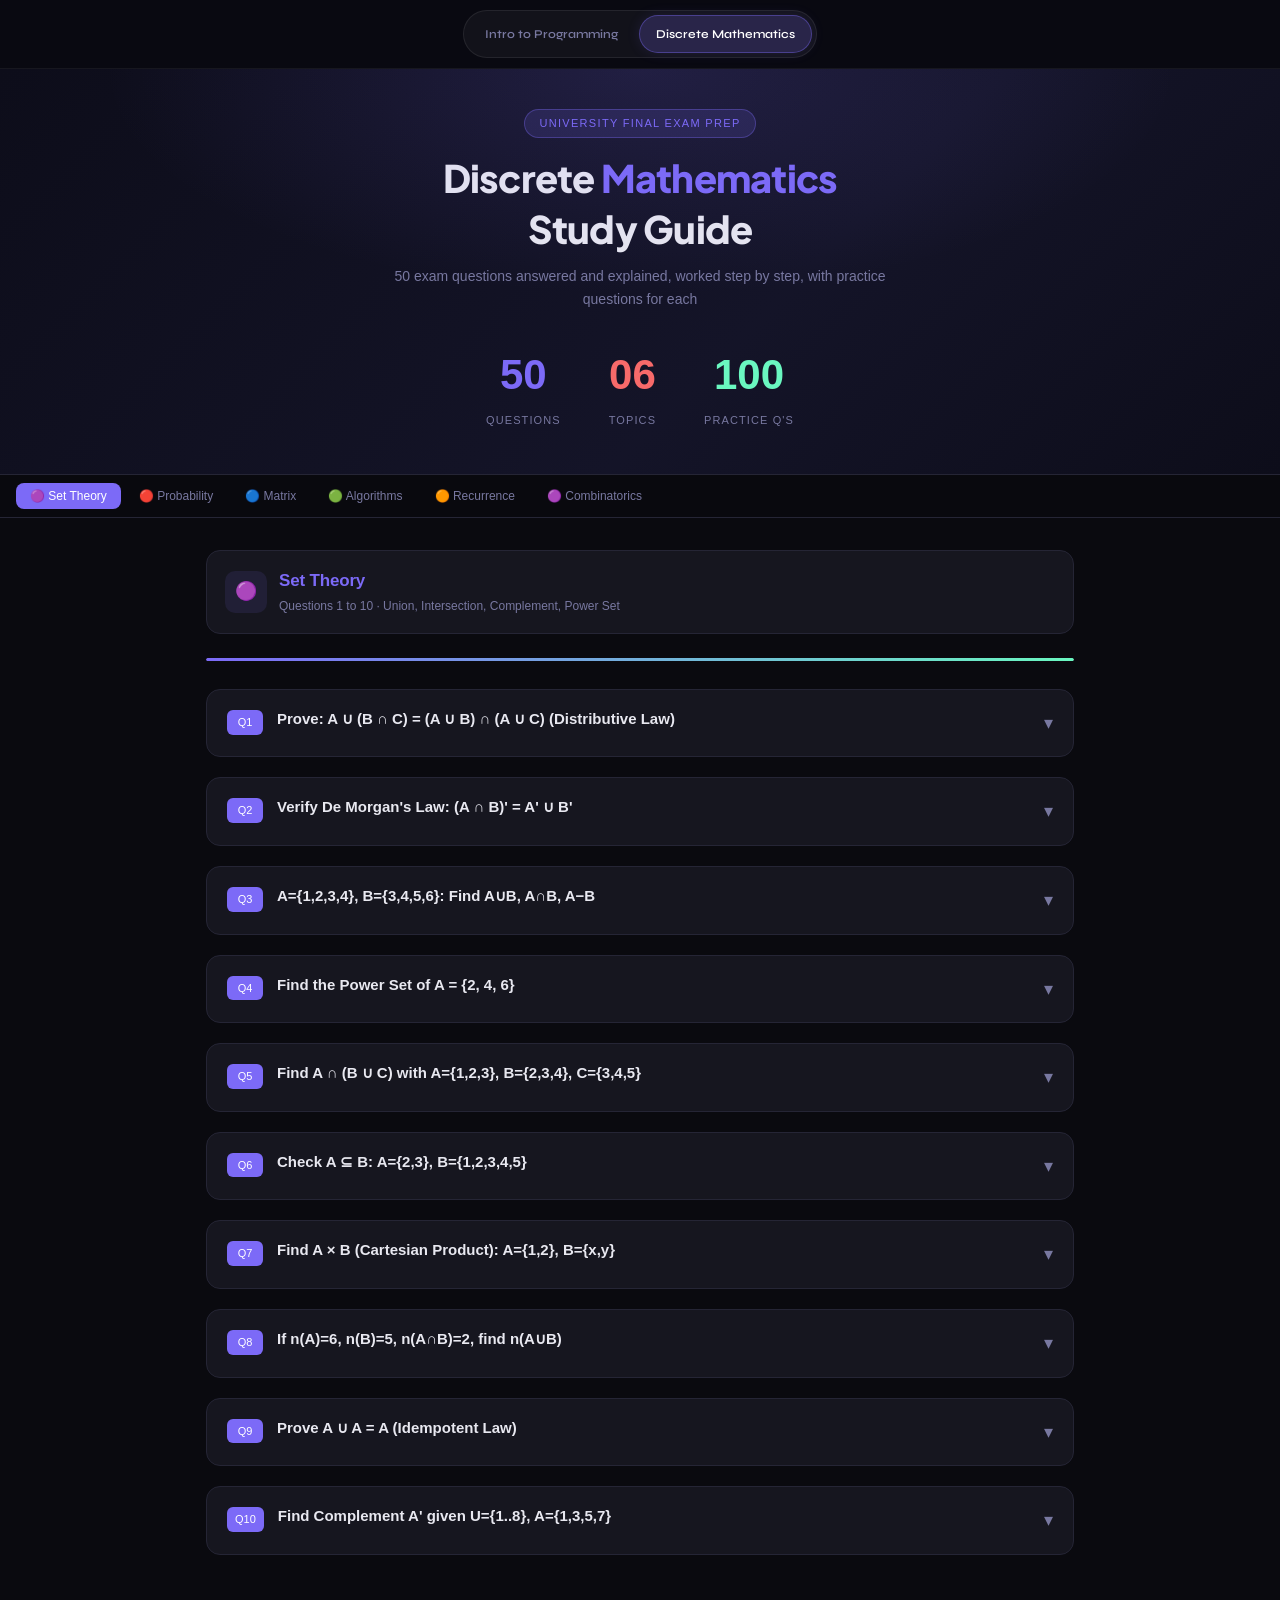
<file: discrete_math.html>
<!DOCTYPE html>
<html lang="en">
<head>
<meta charset="UTF-8">
<meta name="viewport" content="width=device-width, initial-scale=1.0">
<title>Discrete Mathematics – Final Exam Study Guide</title>
<link href="https://fonts.googleapis.com/css2?family=Syne:wght@400;600;700;800&family=Plus+Jakarta+Sans:wght@300;400;500;600;700;800&display=swap" rel="stylesheet">
<link rel="stylesheet" href="styles.css">
</head>
<body>

<div class="global-app-bar">
  <div class="app-tabs">
    <a href="index.html" class="app-tab">Intro to Programming</a>
    <a href="discrete_math.html" class="app-tab active">Discrete Mathematics</a>
  </div>
</div>

<div class="hero">
  <div class="hero-tag">University Final Exam Prep</div>
  <h1>Discrete <span>Mathematics</span><br>Study Guide</h1>
  <p>50 exam questions answered and explained, worked step by step, with practice questions for each</p>
  <div class="stats">
    <div class="stat"><span class="stat-num" style="color:var(--accent1)">50</span><span class="stat-label">Questions</span></div>
    <div class="stat"><span class="stat-num" style="color:var(--accent2)">06</span><span class="stat-label">Topics</span></div>
    <div class="stat"><span class="stat-num" style="color:var(--accent3)">100</span><span class="stat-label">Practice Q's</span></div>
  </div>
</div>

<div class="nav-bar">
  <div class="nav-inner">
    <button class="nav-btn active" onclick="showSection('set')">🟣 Set Theory</button>
    <button class="nav-btn" onclick="showSection('prob')">🔴 Probability</button>
    <button class="nav-btn" onclick="showSection('matrix')">🔵 Matrix</button>
    <button class="nav-btn" onclick="showSection('algo')">🟢 Algorithms</button>
    <button class="nav-btn" onclick="showSection('rec')">🟠 Recurrence</button>
    <button class="nav-btn" onclick="showSection('comb')">🟣 Combinatorics</button>
  </div>
</div>

<div class="main"></div>

<script src="script.js"></script>
</body>
</html>
</file>
<file: styles.css>
/* ── GLOBAL APP BAR ── */
.global-app-bar {
  background: rgba(10,10,18,0.92);
  backdrop-filter: blur(14px);
  -webkit-backdrop-filter: blur(14px);
  border-bottom: 1px solid rgba(255,255,255,0.06);
  padding: 10px 16px;
  display: flex;
  justify-content: center;
  overflow-x: auto;
  scrollbar-width: none;
  -webkit-overflow-scrolling: touch;
}
.global-app-bar::-webkit-scrollbar { display: none; }
.app-tabs {
  display: inline-flex;
  gap: 4px;
  background: rgba(255,255,255,0.04);
  border: 1px solid rgba(255,255,255,0.08);
  border-radius: 30px;
  padding: 4px;
}
.app-tab {
  padding: 8px 16px;
  color: #7878a0;
  text-decoration: none;
  font-family: 'Syne', Arial, sans-serif;
  font-weight: 600;
  font-size: 12px;
  border-radius: 22px;
  transition: all 0.25s ease;
  white-space: nowrap;
  border: 1px solid transparent;
}
.app-tab:hover {
  color: #e8e8f0;
  background: rgba(255,255,255,0.06);
}
.app-tab.active {
  color: #fff;
  background: rgba(124,106,247,0.22);
  border-color: rgba(124,106,247,0.4);
  box-shadow: 0 0 14px rgba(124,106,247,0.12);
}

/* ── PAGE STYLES ── */
:root {
  --bg: #0a0a0f;
  --surface: #111118;
  --card: #16161f;
  --border: #252535;
  --accent1: #7c6af7;
  --accent2: #f76a6a;
  --accent3: #6af7c0;
  --accent4: #f7d06a;
  --accent5: #6ab8f7;
  --text: #e8e8f0;
  --muted: #7878a0;
  --correct: #3ef7a0;
}

* { margin:0; padding:0; box-sizing:border-box; }

html {
  overflow-x: hidden;
  width: 100%;
}

body {
  background: var(--bg);
  color: var(--text);
  font-family: Arial, sans-serif;
  font-size: 15px;
  line-height: 1.7;
  min-height: 100vh;
  overflow-x: hidden;
  width: 100%;
  max-width: 100vw;
}

/* HEADER */
.hero {
  display: flex;
  flex-direction: column;
  align-items: center;
  justify-content: center;
  background: linear-gradient(135deg, #0d0d1a 0%, #141428 60%, #0d0d1a 100%);
  border-bottom: 1px solid var(--border);
  padding: 40px 24px 32px;
  text-align: center;
  position: relative;
  overflow: hidden;
  width: 100%;
}
.hero::before {
  content: '';
  position: absolute;
  inset: 0;
  background: radial-gradient(ellipse 60% 80% at 50% 0%, rgba(124,106,247,0.15) 0%, transparent 70%);
  pointer-events: none;
}
.hero-tag {
  display: inline-block;
  background: rgba(124,106,247,0.15);
  border: 1px solid rgba(124,106,247,0.35);
  color: var(--accent1);
  font-family: Arial, sans-serif;
  font-size: 11px;
  letter-spacing: 0.12em;
  text-transform: uppercase;
  padding: 4px 14px;
  border-radius: 20px;
  margin-bottom: 14px;
}
.hero h1 {
  font-family: 'Plus Jakarta Sans', sans-serif;
  font-size: clamp(22px, 5vw, 38px);
  font-weight: 800;
  line-height: 1.35;
  letter-spacing: -0.02em;
  margin-bottom: 10px;
  max-width: 100%;
}
.hero h1 span { color: var(--accent1); }
.hero p {
  color: var(--muted);
  font-size: 14px;
  max-width: 500px;
  margin: 0 auto 24px;
}
.stats {
  display: flex;
  justify-content: center;
  gap: 48px;
  flex-wrap: wrap;
}
.stat {
  text-align: center;
  padding: 12px 0;
}
.stat-num {
  font-family: Arial, sans-serif;
  font-size: 42px;
  font-weight: 800;
  line-height: 1.3;
  display: block;
  margin-bottom: 8px;
}
.stat-label {
  font-size: 11px;
  color: var(--muted);
  text-transform: uppercase;
  letter-spacing: 0.1em;
  display: block;
}

/* NAVIGATION */
.nav-bar {
  position: sticky;
  top: 0;
  z-index: 100;
  background: rgba(10,10,15,0.95);
  backdrop-filter: blur(12px);
  border-bottom: 1px solid var(--border);
  padding: 0 16px;
  overflow-x: auto;
  white-space: nowrap;
  scrollbar-width: none;
}
.nav-bar::-webkit-scrollbar { display: none; }
.nav-inner {
  display: inline-flex;
  gap: 4px;
  padding: 8px 0;
}
.nav-btn {
  background: none;
  border: none;
  color: var(--muted);
  font-family: Arial, sans-serif;
  font-size: 12px;
  font-weight: 500;
  padding: 6px 14px;
  border-radius: 8px;
  cursor: pointer;
  transition: all 0.2s;
  white-space: nowrap;
}
.nav-btn:hover { background: var(--card); color: var(--text); }
.nav-btn.active { background: var(--accent1); color: #fff; }

/* MAIN */
.main { max-width: 900px; margin: 0 auto; padding: 32px 16px 80px; }

/* SECTION */
.section { display: none; }
.section.active { display: block; }

.section-header {
  display: flex;
  align-items: center;
  gap: 12px;
  margin-bottom: 24px;
  padding: 16px 18px;
  background: var(--card);
  border: 1px solid var(--border);
  border-radius: 14px;
  max-width: 100%;
  overflow: hidden;
}
.sec-icon {
  width: 42px; height: 42px;
  border-radius: 10px;
  display: flex; align-items: center; justify-content: center;
  font-size: 18px;
  flex-shrink: 0;
}
.sec-icon.ic-set { background: rgba(124,106,247,0.1); }
.sec-icon.ic-prob { background: rgba(247,106,106,0.1); }
.sec-icon.ic-matrix { background: rgba(106,184,247,0.1); }
.sec-icon.ic-algo { background: rgba(106,247,160,0.1); }
.sec-icon.ic-rec { background: rgba(247,208,106,0.1); }
.sec-icon.ic-comb { background: rgba(208,106,247,0.1); }
.section-title {
  font-size: 17px;
  font-weight: 800;
  letter-spacing: -0.01em;
  overflow-wrap: break-word;
  word-wrap: break-word;
}
.section-sub {
  font-size: 12px;
  color: var(--muted);
  margin-top: 1px;
  overflow-wrap: break-word;
  word-wrap: break-word;
}

/* QUESTION CARD */
.q-card {
  background: var(--card);
  border: 1px solid var(--border);
  border-radius: 14px;
  margin-bottom: 20px;
  overflow: hidden;
  transition: border-color 0.2s;
}
.q-card:hover { border-color: rgba(124,106,247,0.3); }

.q-header {
  display: flex;
  align-items: flex-start;
  gap: 14px;
  padding: 18px 20px;
  cursor: pointer;
  user-select: none;
}
.q-num {
  font-family: Arial, sans-serif;
  font-size: 11px;
  font-weight: 500;
  color: #fff;
  background: var(--accent1);
  padding: 3px 8px;
  border-radius: 6px;
  flex-shrink: 0;
  margin-top: 2px;
  min-width: 36px;
  text-align: center;
}
.q-title {
  font-family: Arial, sans-serif;
  font-size: 15px;
  font-weight: 600;
  flex: 1;
  line-height: 1.4;
}
.q-toggle {
  font-size: 18px;
  color: var(--muted);
  transition: transform 0.25s;
  flex-shrink: 0;
}
.q-card.open .q-toggle { transform: rotate(180deg); color: var(--accent1); }

.q-body {
  display: none;
  padding: 0 20px 20px;
  border-top: 1px solid var(--border);
  max-width: 100%;
  overflow-x: auto;
  overflow-wrap: break-word;
  word-wrap: break-word;
}
.q-card.open .q-body { display: block; }

.block { margin-top: 14px; }
.block-label {
  font-family: Arial, sans-serif;
  font-size: 10px;
  text-transform: uppercase;
  letter-spacing: 0.12em;
  color: var(--accent3);
  margin-bottom: 6px;
  display: flex;
  align-items: center;
  gap: 6px;
}
.block-label::after {
  content: '';
  flex: 1;
  height: 1px;
  background: var(--border);
}

.explanation {
  background: rgba(106,247,192,0.05);
  border-left: 3px solid var(--accent3);
  border-radius: 0 8px 8px 0;
  padding: 12px 14px;
  font-size: 14px;
  color: #c8c8e0;
}

.answer-box {
  background: rgba(124,106,247,0.07);
  border: 1px solid rgba(124,106,247,0.2);
  border-radius: 10px;
  padding: 14px 16px;
  font-size: 14px;
  max-width: 100%;
  overflow-x: auto;
  overflow-wrap: break-word;
  word-wrap: break-word;
}
.answer-box .ans-final {
  font-family: Arial, sans-serif;
  font-size: 13px;
  color: var(--accent3);
  background: rgba(106,247,192,0.08);
  border-radius: 6px;
  padding: 10px 12px;
  margin-top: 10px;
  line-height: 1.8;
  max-width: 100%;
  overflow-x: auto;
  overflow-wrap: break-word;
  word-wrap: break-word;
}

.steps { list-style: none; padding: 0; }
.steps li {
  display: flex;
  gap: 10px;
  padding: 5px 0;
  font-size: 14px;
  color: #c0c0d8;
  border-bottom: 1px solid rgba(255,255,255,0.04);
}
.steps li:last-child { border-bottom: none; }
.steps li::before {
  content: attr(data-n);
  font-family: Arial, sans-serif;
  font-size: 11px;
  color: var(--accent4);
  background: rgba(247,208,106,0.1);
  border-radius: 4px;
  padding: 1px 6px;
  flex-shrink: 0;
  margin-top: 2px;
  height: fit-content;
}

/* PRACTICE QUESTIONS */
.pq-box {
  margin-top: 14px;
  background: rgba(247,106,106,0.05);
  border: 1px solid rgba(247,106,106,0.2);
  border-radius: 10px;
  overflow: hidden;
}
.pq-header {
  font-family: Arial, sans-serif;
  font-size: 10px;
  text-transform: uppercase;
  letter-spacing: 0.12em;
  color: var(--accent2);
  padding: 8px 14px;
  background: rgba(247,106,106,0.08);
  border-bottom: 1px solid rgba(247,106,106,0.15);
  display: flex;
  align-items: center;
  gap: 6px;
}
.pq-item {
  padding: 12px 14px;
  border-bottom: 1px solid rgba(247,106,106,0.1);
}
.pq-item:last-child { border-bottom: none; }
.pq-q {
  font-size: 13px;
  font-weight: 600;
  color: #e0d0ff;
  margin-bottom: 6px;
}
.pq-a {
  font-family: Arial, sans-serif;
  font-size: 12px;
  color: var(--accent4);
  background: rgba(247,208,106,0.07);
  border-radius: 6px;
  padding: 8px 10px;
  line-height: 1.7;
  max-width: 100%;
  overflow-x: auto;
  overflow-wrap: break-word;
  word-wrap: break-word;
}
.show-pq-btn {
  background: none;
  border: 1px dashed rgba(247,106,106,0.3);
  color: var(--accent2);
  font-family: Arial, sans-serif;
  font-size: 11px;
  letter-spacing: 0.08em;
  padding: 6px 12px;
  border-radius: 6px;
  cursor: pointer;
  margin-top: 8px;
  transition: all 0.2s;
}
.show-pq-btn:hover { background: rgba(247,106,106,0.1); }
.pq-ans-hidden { display: none; }
.pq-ans-hidden.revealed { display: block; }

/* COLOR VARIANTS */
.s-set .q-num { background: var(--accent1); }
.s-prob .q-num { background: var(--accent2); }
.s-matrix .q-num { background: var(--accent5); }
.s-algo .q-num { background: var(--accent3); color: #000; }
.s-rec .q-num { background: var(--accent4); color: #000; }
.s-comb .q-num { background: #d06af7; }

.progress-bar {
  height: 3px;
  background: var(--border);
  border-radius: 2px;
  margin-bottom: 28px;
  overflow: hidden;
}
.progress-fill {
  height: 100%;
  background: linear-gradient(90deg, var(--accent1), var(--accent3));
  border-radius: 2px;
  transition: width 0.4s;
}

code {
  font-family: Arial, sans-serif;
  font-size: 12px;
  background: rgba(255,255,255,0.07);
  padding: 1px 5px;
  border-radius: 4px;
  color: var(--accent4);
}

.formula {
  font-family: Arial, sans-serif;
  font-size: 13px;
  color: var(--accent1);
  background: rgba(124,106,247,0.1);
  border: 1px solid rgba(124,106,247,0.2);
  border-radius: 6px;
  padding: 8px 12px;
  margin: 8px 0;
  display: inline-block;
  max-width: 100%;
  overflow-wrap: break-word;
  word-wrap: break-word;
}

@media (max-width: 600px) {
  .q-title { font-size: 14px; }
  .hero p { padding: 0 8px; }
  .stats { gap: 28px; }
  .stat-num { font-size: 34px; }
  .main { padding: 24px 12px 80px; }
  .q-header { padding: 14px 14px; }
  .q-body { padding: 0 14px 16px; }
}
</file>
